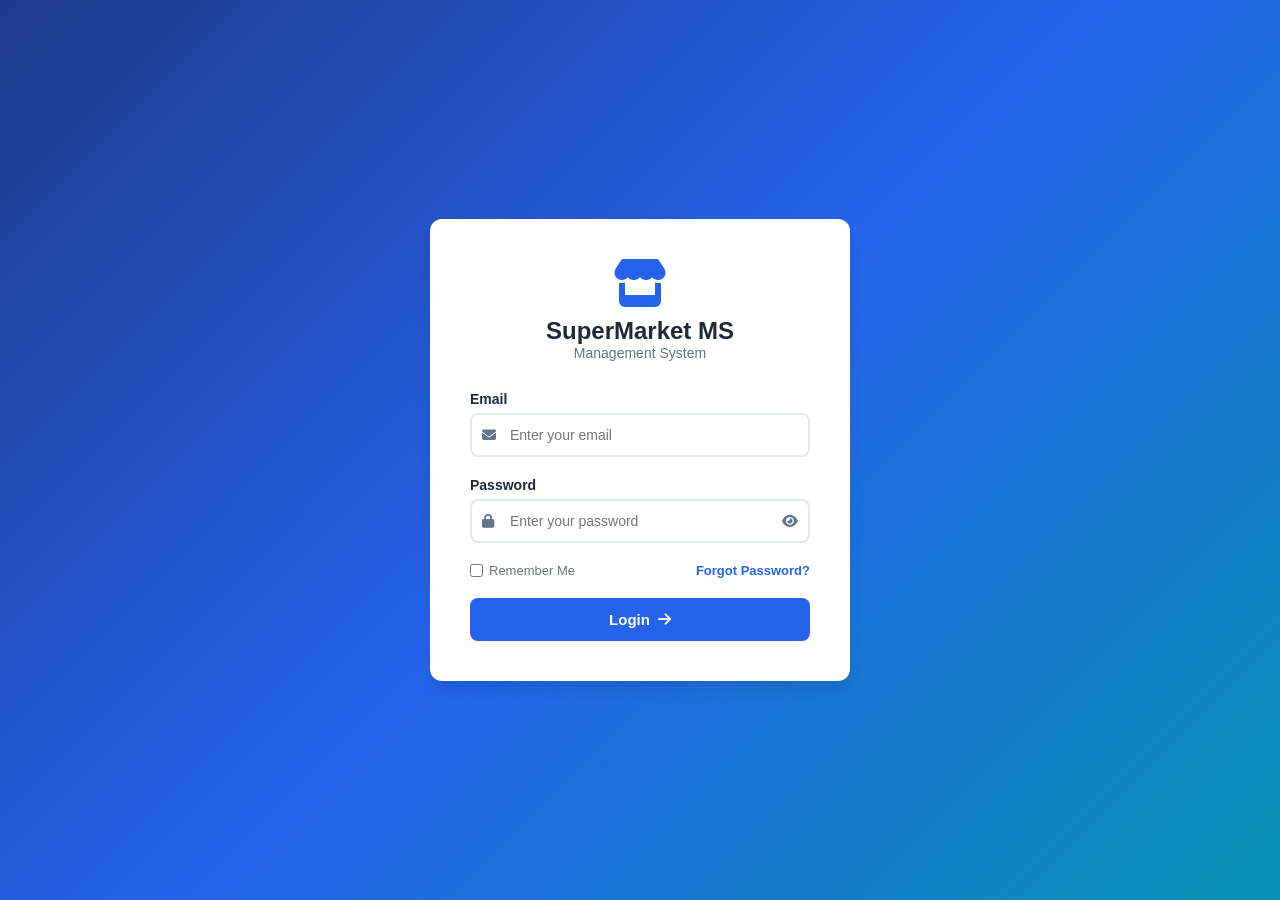
<file: Frontend/index.html>
<!DOCTYPE html>
<html lang="en">
<head>
    <meta charset="UTF-8">
    <meta name="viewport" content="width=device-width, initial-scale=1.0">
    <title>SuperMarket MS - Login</title>
    <link rel="stylesheet" href="assets/css/style.css">
    <!-- Font Awesome for icons -->
    <link rel="stylesheet" href="https://cdnjs.cloudflare.com/ajax/libs/font-awesome/6.5.0/css/all.min.css">
</head>
<body class="login-body">

    <div class="login-container">
        <div class="login-logo">
            <i class="fas fa-store"></i>
            <h1>SuperMarket MS</h1>
            <p>Management System</p>
        </div>

        <form class="login-form" id="loginForm">
            <div class="form-group">
                <label for="email">Email</label>
                <div class="input-icon">
                    <i class="fas fa-envelope"></i>
                    <input type="email" id="email" placeholder="Enter your email" required>
                </div>
            </div>

            <div class="form-group">
                <label for="password">Password</label>
                <div class="input-icon">
                    <i class="fas fa-lock"></i>
                    <input type="password" id="password" placeholder="Enter your password" required>
                    <i class="fas fa-eye toggle-pass" id="togglePass"></i>
                </div>
            </div>

            <div class="form-options">
                <label class="remember-me">
                    <input type="checkbox" id="rememberMe"> Remember Me
                </label>
                <a href="#" class="forgot-pass">Forgot Password?</a>
            </div>

            <button type="submit" class="btn-login">
                <span>Login</span>
                <i class="fas fa-arrow-right"></i>
            </button>

            <div class="login-error" id="loginError" style="display:none;">
                <i class="fas fa-exclamation-circle"></i>
                <span id="errorMsg">Invalid credentials</span>
            </div>
        </form>
    </div>

    <script src="assets/js/auth.js"></script>
</body>
</html>
</file>
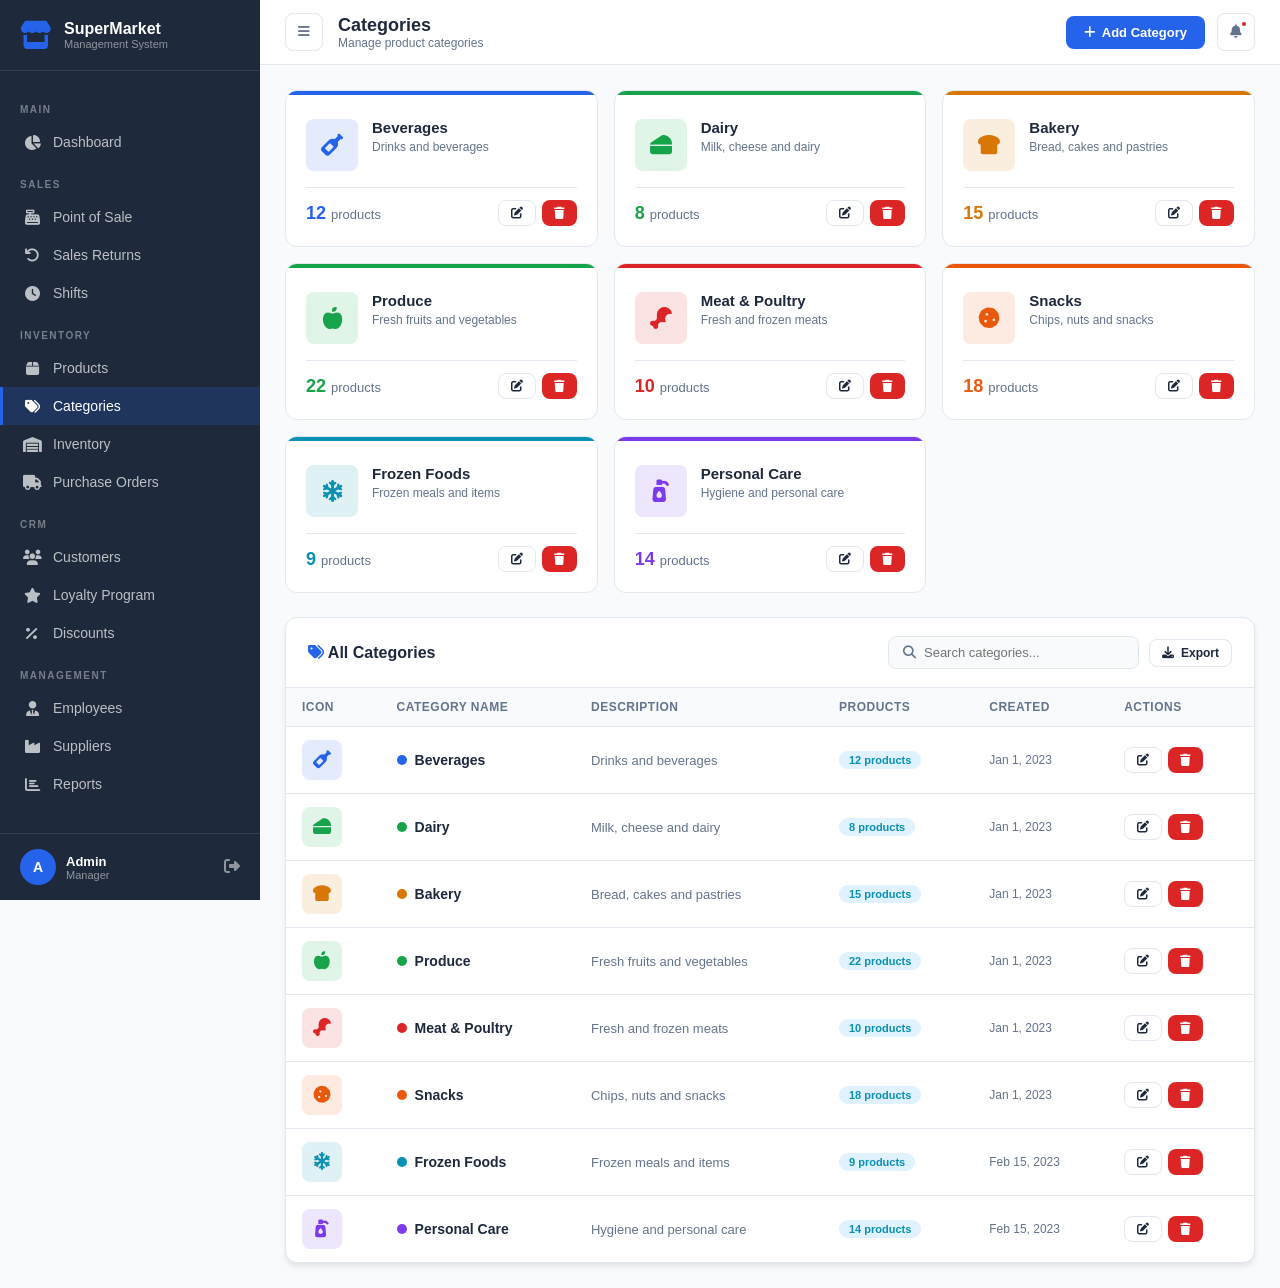
<file: Frontend/pages/categories.html>
<!DOCTYPE html>
<html lang="en">
<head>
    <meta charset="UTF-8">
    <meta name="viewport" content="width=device-width, initial-scale=1.0">
    <title>Categories - SuperMarket MS</title>
    <link rel="stylesheet" href="../assets/css/style.css">
    <link rel="stylesheet" href="https://cdnjs.cloudflare.com/ajax/libs/font-awesome/6.5.0/css/all.min.css">
</head>
<body>
<div class="app-layout">
    <aside class="sidebar" id="sidebar">
        <div class="sidebar-header">
            <i class="fas fa-store"></i>
            <div><h2>SuperMarket</h2><span>Management System</span></div>
        </div>
        <nav class="sidebar-nav">
            <div class="nav-section-title">Main</div>
            <a href="dashboard.html" class="nav-item"><i class="fas fa-chart-pie"></i> Dashboard</a>
            <div class="nav-section-title">Sales</div>
            <a href="sales.html" class="nav-item"><i class="fas fa-cash-register"></i> Point of Sale</a>
            <a href="sales-return.html" class="nav-item"><i class="fas fa-undo"></i> Sales Returns</a>
            <a href="shifts.html" class="nav-item"><i class="fas fa-clock"></i> Shifts</a>
            <div class="nav-section-title">Inventory</div>
            <a href="products.html" class="nav-item"><i class="fas fa-box"></i> Products</a>
            <a href="categories.html" class="nav-item active"><i class="fas fa-tags"></i> Categories</a>
            <a href="inventory.html" class="nav-item"><i class="fas fa-warehouse"></i> Inventory</a>
            <a href="purchase-orders.html" class="nav-item"><i class="fas fa-truck"></i> Purchase Orders</a>
            <div class="nav-section-title">CRM</div>
            <a href="customers.html" class="nav-item"><i class="fas fa-users"></i> Customers</a>
            <a href="loyalty.html" class="nav-item"><i class="fas fa-star"></i> Loyalty Program</a>
            <a href="discounts.html" class="nav-item"><i class="fas fa-percent"></i> Discounts</a>
            <div class="nav-section-title">Management</div>
            <a href="employees.html" class="nav-item"><i class="fas fa-user-tie"></i> Employees</a>
            <a href="suppliers.html" class="nav-item"><i class="fas fa-industry"></i> Suppliers</a>
            <a href="reports.html" class="nav-item"><i class="fas fa-chart-bar"></i> Reports</a>
        </nav>
        <div class="sidebar-footer">
            <div class="user-info">
                <div class="user-avatar" id="userAvatar">A</div>
                <div>
                    <div class="user-name" id="userName">Admin</div>
                    <div class="user-role" id="userRole">Manager</div>
                </div>
                <button class="btn-logout" onclick="logout()"><i class="fas fa-sign-out-alt"></i></button>
            </div>
        </div>
    </aside>

    <div class="main-content">
        <header class="top-header">
            <button class="icon-btn" id="sidebarToggle"><i class="fas fa-bars"></i></button>
            <div class="header-title">
                <h2>Categories</h2>
                <p>Manage product categories</p>
            </div>
            <div class="header-actions">
                <button class="btn btn-primary" onclick="openAddModal()">
                    <i class="fas fa-plus"></i> Add Category
                </button>
                <button class="icon-btn"><i class="fas fa-bell"></i><span class="notif-dot"></span></button>
            </div>
        </header>

        <div class="page-content">

            <!-- CATEGORY CARDS GRID -->
            <div id="categoriesGrid" style="display:grid;
                grid-template-columns:repeat(auto-fill,minmax(240px,1fr));
                gap:16px;margin-bottom:24px;">
            </div>

            <!-- TABLE VIEW -->
            <div class="card">
                <div class="card-header">
                    <h3><i class="fas fa-tags" style="color:var(--primary)"></i> All Categories</h3>
                    <div class="card-actions">
                        <div class="header-search">
                            <i class="fas fa-search"></i>
                            <input type="text" id="searchInput"
                                placeholder="Search categories..." oninput="filterCategories()">
                        </div>
                        <button class="btn btn-outline btn-sm" onclick="exportCSV()">
                            <i class="fas fa-download"></i> Export
                        </button>
                    </div>
                </div>
                <div class="table-wrapper">
                    <table>
                        <thead>
                            <tr>
                                <th>Icon</th>
                                <th>Category Name</th>
                                <th>Description</th>
                                <th>Products</th>
                                <th>Created</th>
                                <th>Actions</th>
                            </tr>
                        </thead>
                        <tbody id="categoriesTable">
                            <tr><td colspan="6" style="text-align:center;padding:40px;">
                                <i class="fas fa-spinner fa-spin fa-2x"></i>
                            </td></tr>
                        </tbody>
                    </table>
                </div>
            </div>
        </div>
    </div>
</div>

<!-- ADD / EDIT MODAL -->
<div class="modal-overlay" id="categoryModal">
    <div class="modal" style="max-width:480px;">
        <div class="modal-header">
            <h3 id="modalTitle"><i class="fas fa-plus"></i> Add Category</h3>
            <button class="modal-close" onclick="closeModal('categoryModal')">
                <i class="fas fa-times"></i>
            </button>
        </div>
        <div class="modal-body">
            <input type="hidden" id="categoryId">
            <div class="form-group">
                <label>Category Name *</label>
                <input type="text" class="form-control" id="catName"
                    placeholder="e.g. Beverages" required>
            </div>
            <div class="form-group">
                <label>Description</label>
                <textarea class="form-control" id="catDesc" rows="3"
                    placeholder="Short description..."></textarea>
            </div>
            <div class="form-group">
                <label>Icon (Font Awesome class)</label>
                <div style="display:flex;gap:10px;align-items:center;">
                    <input type="text" class="form-control" id="catIcon"
                        placeholder="e.g. fa-wine-bottle" oninput="previewIcon()">
                    <div id="iconPreview" style="width:44px;height:44px;
                        background:var(--primary-light);border-radius:var(--radius);
                        display:flex;align-items:center;justify-content:center;
                        color:var(--primary);font-size:20px;flex-shrink:0;">
                        <i class="fas fa-tag"></i>
                    </div>
                </div>
            </div>
            <div class="form-group">
                <label>Color</label>
                <div style="display:flex;gap:8px;flex-wrap:wrap;" id="colorPicker">
                </div>
            </div>
        </div>
        <div class="modal-footer">
            <button class="btn btn-outline" onclick="closeModal('categoryModal')">Cancel</button>
            <button class="btn btn-primary" onclick="saveCategory()">
                <i class="fas fa-save"></i> Save Category
            </button>
        </div>
    </div>
</div>

<!-- DELETE MODAL -->
<div class="modal-overlay" id="deleteModal">
    <div class="modal" style="max-width:420px;">
        <div class="modal-header">
            <h3><i class="fas fa-trash" style="color:var(--danger)"></i> Delete Category</h3>
            <button class="modal-close" onclick="closeModal('deleteModal')">
                <i class="fas fa-times"></i>
            </button>
        </div>
        <div class="modal-body" style="text-align:center;padding:30px;">
            <i class="fas fa-exclamation-triangle"
                style="font-size:48px;color:var(--warning);margin-bottom:15px;display:block;"></i>
            <h4>Are you sure?</h4>
            <p style="color:var(--secondary);margin-top:8px;">
                Delete category <strong id="deleteCatName"></strong>?
                Products in this category will be uncategorized.
            </p>
        </div>
        <div class="modal-footer">
            <button class="btn btn-outline" onclick="closeModal('deleteModal')">Cancel</button>
            <button class="btn btn-danger" onclick="confirmDelete()">
                <i class="fas fa-trash"></i> Delete
            </button>
        </div>
    </div>
</div>

<div class="toast-container" id="toastContainer"></div>
<script src="../assets/js/api.js"></script>
<script src="../assets/js/categories.js"></script>
</body>
</html>
</file>
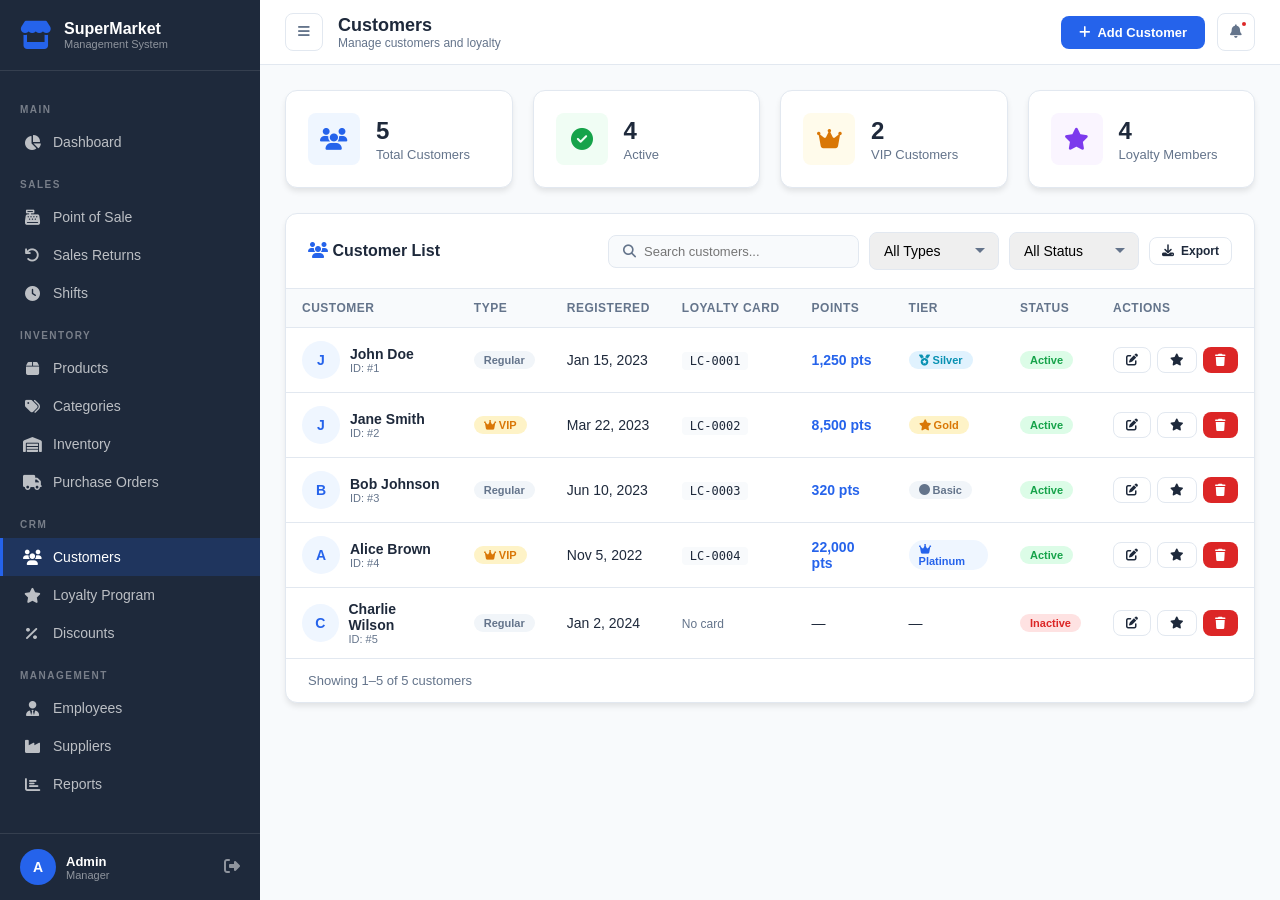
<file: Frontend/pages/customers.html>
<!DOCTYPE html>
<html lang="en">
<head>
    <meta charset="UTF-8">
    <meta name="viewport" content="width=device-width, initial-scale=1.0">
    <title>Customers - SuperMarket MS</title>
    <link rel="stylesheet" href="../assets/css/style.css">
    <link rel="stylesheet" href="https://cdnjs.cloudflare.com/ajax/libs/font-awesome/6.5.0/css/all.min.css">
</head>
<body>
<div class="app-layout">
    <aside class="sidebar" id="sidebar">
        <div class="sidebar-header">
            <i class="fas fa-store"></i>
            <div><h2>SuperMarket</h2><span>Management System</span></div>
        </div>
        <nav class="sidebar-nav">
            <div class="nav-section-title">Main</div>
            <a href="dashboard.html" class="nav-item"><i class="fas fa-chart-pie"></i> Dashboard</a>
            <div class="nav-section-title">Sales</div>
            <a href="sales.html" class="nav-item"><i class="fas fa-cash-register"></i> Point of Sale</a>
            <a href="sales-return.html" class="nav-item"><i class="fas fa-undo"></i> Sales Returns</a>
            <a href="shifts.html" class="nav-item"><i class="fas fa-clock"></i> Shifts</a>
            <div class="nav-section-title">Inventory</div>
            <a href="products.html" class="nav-item"><i class="fas fa-box"></i> Products</a>
            <a href="categories.html" class="nav-item"><i class="fas fa-tags"></i> Categories</a>
            <a href="inventory.html" class="nav-item"><i class="fas fa-warehouse"></i> Inventory</a>
            <a href="purchase-orders.html" class="nav-item"><i class="fas fa-truck"></i> Purchase Orders</a>
            <div class="nav-section-title">CRM</div>
            <a href="customers.html" class="nav-item active"><i class="fas fa-users"></i> Customers</a>
            <a href="loyalty.html" class="nav-item"><i class="fas fa-star"></i> Loyalty Program</a>
            <a href="discounts.html" class="nav-item"><i class="fas fa-percent"></i> Discounts</a>
            <div class="nav-section-title">Management</div>
            <a href="employees.html" class="nav-item"><i class="fas fa-user-tie"></i> Employees</a>
            <a href="suppliers.html" class="nav-item"><i class="fas fa-industry"></i> Suppliers</a>
            <a href="reports.html" class="nav-item"><i class="fas fa-chart-bar"></i> Reports</a>
        </nav>
        <div class="sidebar-footer">
            <div class="user-info">
                <div class="user-avatar" id="userAvatar">A</div>
                <div>
                    <div class="user-name" id="userName">Admin</div>
                    <div class="user-role" id="userRole">Manager</div>
                </div>
                <button class="btn-logout" onclick="logout()"><i class="fas fa-sign-out-alt"></i></button>
            </div>
        </div>
    </aside>

    <div class="main-content">
        <header class="top-header">
            <button class="icon-btn" id="sidebarToggle"><i class="fas fa-bars"></i></button>
            <div class="header-title">
                <h2>Customers</h2>
                <p>Manage customers and loyalty</p>
            </div>
            <div class="header-actions">
                <button class="btn btn-primary" onclick="openAddModal()">
                    <i class="fas fa-plus"></i> Add Customer
                </button>
                <button class="icon-btn"><i class="fas fa-bell"></i><span class="notif-dot"></span></button>
            </div>
        </header>

        <div class="page-content">
            <div class="stats-grid" style="grid-template-columns:repeat(4,1fr);">
                <div class="stat-card">
                    <div class="stat-icon blue"><i class="fas fa-users"></i></div>
                    <div class="stat-info"><h3 id="statTotal">0</h3><p>Total Customers</p></div>
                </div>
                <div class="stat-card">
                    <div class="stat-icon green"><i class="fas fa-check-circle"></i></div>
                    <div class="stat-info"><h3 id="statActive">0</h3><p>Active</p></div>
                </div>
                <div class="stat-card">
                    <div class="stat-icon orange"><i class="fas fa-crown"></i></div>
                    <div class="stat-info"><h3 id="statVIP">0</h3><p>VIP Customers</p></div>
                </div>
                <div class="stat-card">
                    <div class="stat-icon purple"><i class="fas fa-star"></i></div>
                    <div class="stat-info"><h3 id="statLoyalty">0</h3><p>Loyalty Members</p></div>
                </div>
            </div>

            <div class="card">
                <div class="card-header">
                    <h3><i class="fas fa-users" style="color:var(--primary)"></i> Customer List</h3>
                    <div class="card-actions">
                        <div class="header-search">
                            <i class="fas fa-search"></i>
                            <input type="text" id="searchInput" placeholder="Search customers..." oninput="filterCustomers()">
                        </div>
                        <select class="form-control form-select" id="typeFilter" onchange="filterCustomers()" style="width:130px;">
                            <option value="">All Types</option>
                            <option value="Regular">Regular</option>
                            <option value="VIP">VIP</option>
                        </select>
                        <select class="form-control form-select" id="statusFilter" onchange="filterCustomers()" style="width:130px;">
                            <option value="">All Status</option>
                            <option value="1">Active</option>
                            <option value="0">Inactive</option>
                        </select>
                        <button class="btn btn-outline btn-sm" onclick="exportCSV()">
                            <i class="fas fa-download"></i> Export
                        </button>
                    </div>
                </div>
                <div class="table-wrapper">
                    <table>
                        <thead>
                            <tr>
                                <th>Customer</th>
                                <th>Type</th>
                                <th>Registered</th>
                                <th>Loyalty Card</th>
                                <th>Points</th>
                                <th>Tier</th>
                                <th>Status</th>
                                <th>Actions</th>
                            </tr>
                        </thead>
                        <tbody id="customersTable">
                            <tr><td colspan="8" style="text-align:center;padding:40px;">
                                <i class="fas fa-spinner fa-spin fa-2x"></i>
                            </td></tr>
                        </tbody>
                    </table>
                </div>
                <div class="pagination">
                    <div class="pagination-info" id="paginationInfo"></div>
                    <div class="pagination-controls" id="paginationControls"></div>
                </div>
            </div>
        </div>
    </div>
</div>

<!-- ADD/EDIT MODAL -->
<div class="modal-overlay" id="customerModal">
    <div class="modal" style="max-width:480px;">
        <div class="modal-header">
            <h3 id="modalTitle"><i class="fas fa-plus"></i> Add Customer</h3>
            <button class="modal-close" onclick="closeModal('customerModal')"><i class="fas fa-times"></i></button>
        </div>
        <div class="modal-body">
            <form id="customerForm">
                <input type="hidden" id="customerId">
                <div class="form-group">
                    <label>Full Name *</label>
                    <input type="text" class="form-control" id="cusName" placeholder="Enter customer name" required>
                </div>
                <div class="form-group">
                    <label>Customer Type</label>
                    <select class="form-control form-select" id="cusType">
                        <option value="Regular">Regular</option>
                        <option value="VIP">VIP</option>
                    </select>
                </div>
                <div class="form-group">
                    <label>Status</label>
                    <select class="form-control form-select" id="cusStatus">
                        <option value="1">Active</option>
                        <option value="0">Inactive</option>
                    </select>
                                </div>
            </form>
        </div>
        <div class="modal-footer">
            <button class="btn btn-outline" onclick="closeModal('customerModal')">Cancel</button>
            <button class="btn btn-primary" onclick="saveCustomer()">
                <i class="fas fa-save"></i> Save Customer
            </button>
        </div>
    </div>
</div>

<!-- DELETE MODAL -->
<div class="modal-overlay" id="deleteModal">
    <div class="modal" style="max-width:420px;">
        <div class="modal-header">
            <h3><i class="fas fa-trash" style="color:var(--danger)"></i> Delete Customer</h3>
            <button class="modal-close" onclick="closeModal('deleteModal')"><i class="fas fa-times"></i></button>
        </div>
        <div class="modal-body" style="text-align:center;padding:30px;">
            <i class="fas fa-exclamation-triangle" style="font-size:48px;color:var(--warning);margin-bottom:15px;display:block;"></i>
            <h4>Are you sure?</h4>
            <p style="color:var(--secondary);margin-top:8px;">
                This will permanently delete <strong id="deleteCustomerName"></strong>.
                This action cannot be undone.
            </p>
        </div>
        <div class="modal-footer">
            <button class="btn btn-outline" onclick="closeModal('deleteModal')">Cancel</button>
            <button class="btn btn-danger" onclick="confirmDelete()">
                <i class="fas fa-trash"></i> Delete
            </button>
        </div>
    </div>
</div>

<!-- TOAST -->
<div class="toast-container" id="toastContainer"></div>

<script src="../assets/js/api.js"></script>
<script src="../assets/js/customers.js"></script>
</body>
</html>
</file>
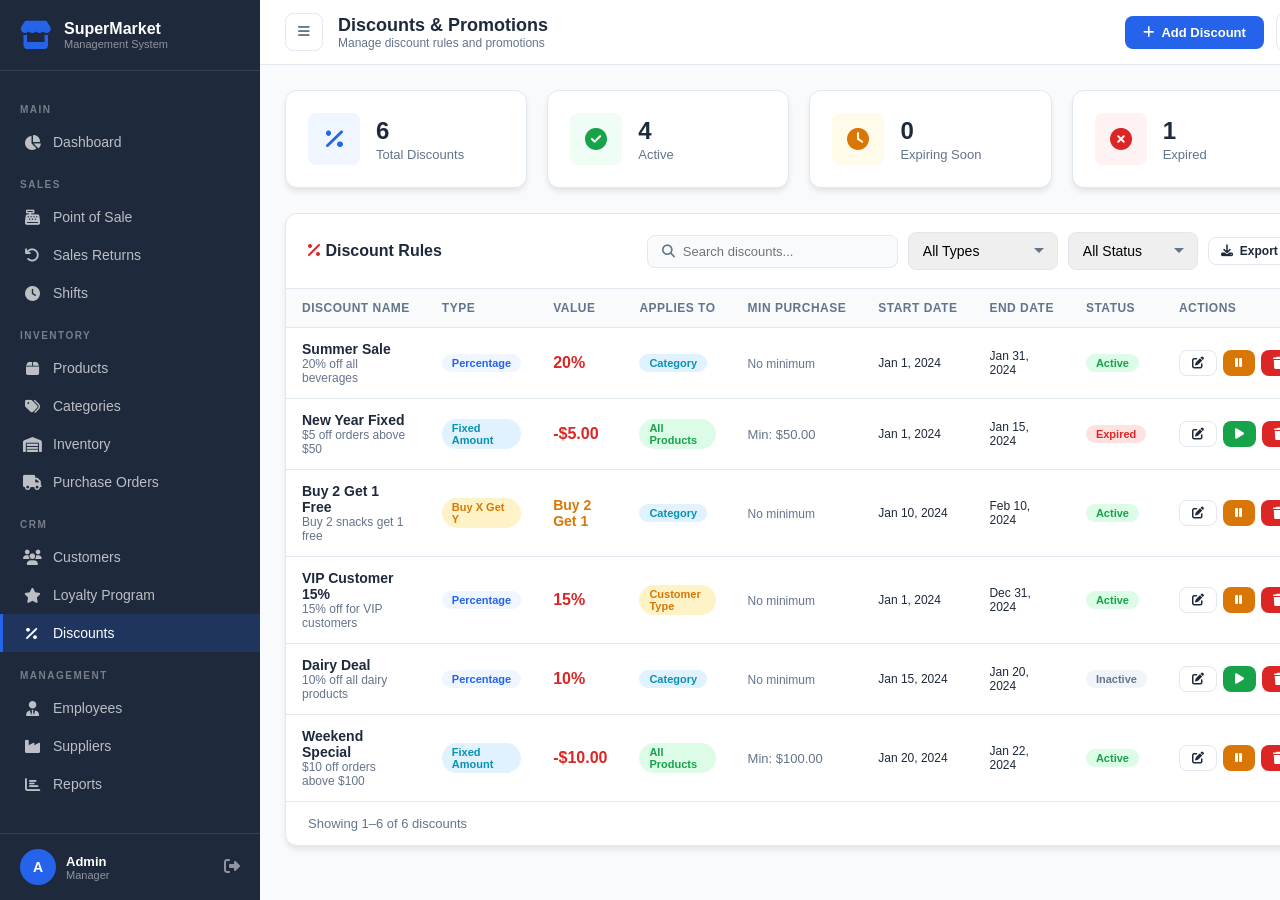
<file: Frontend/pages/discounts.html>
<!DOCTYPE html>
<html lang="en">
<head>
    <meta charset="UTF-8">
    <meta name="viewport" content="width=device-width, initial-scale=1.0">
    <title>Discounts - SuperMarket MS</title>
    <link rel="stylesheet" href="../assets/css/style.css">
    <link rel="stylesheet" href="https://cdnjs.cloudflare.com/ajax/libs/font-awesome/6.5.0/css/all.min.css">
</head>
<body>
<div class="app-layout">
    <aside class="sidebar" id="sidebar">
        <div class="sidebar-header">
            <i class="fas fa-store"></i>
            <div><h2>SuperMarket</h2><span>Management System</span></div>
        </div>
        <nav class="sidebar-nav">
            <div class="nav-section-title">Main</div>
            <a href="dashboard.html" class="nav-item"><i class="fas fa-chart-pie"></i> Dashboard</a>
            <div class="nav-section-title">Sales</div>
            <a href="sales.html" class="nav-item"><i class="fas fa-cash-register"></i> Point of Sale</a>
            <a href="sales-return.html" class="nav-item"><i class="fas fa-undo"></i> Sales Returns</a>
            <a href="shifts.html" class="nav-item"><i class="fas fa-clock"></i> Shifts</a>
            <div class="nav-section-title">Inventory</div>
            <a href="products.html" class="nav-item"><i class="fas fa-box"></i> Products</a>
            <a href="categories.html" class="nav-item"><i class="fas fa-tags"></i> Categories</a>
            <a href="inventory.html" class="nav-item"><i class="fas fa-warehouse"></i> Inventory</a>
            <a href="purchase-orders.html" class="nav-item"><i class="fas fa-truck"></i> Purchase Orders</a>
            <div class="nav-section-title">CRM</div>
            <a href="customers.html" class="nav-item"><i class="fas fa-users"></i> Customers</a>
            <a href="loyalty.html" class="nav-item"><i class="fas fa-star"></i> Loyalty Program</a>
            <a href="discounts.html" class="nav-item active"><i class="fas fa-percent"></i> Discounts</a>
            <div class="nav-section-title">Management</div>
            <a href="employees.html" class="nav-item"><i class="fas fa-user-tie"></i> Employees</a>
            <a href="suppliers.html" class="nav-item"><i class="fas fa-industry"></i> Suppliers</a>
            <a href="reports.html" class="nav-item"><i class="fas fa-chart-bar"></i> Reports</a>
        </nav>
        <div class="sidebar-footer">
            <div class="user-info">
                <div class="user-avatar" id="userAvatar">A</div>
                <div>
                    <div class="user-name" id="userName">Admin</div>
                    <div class="user-role" id="userRole">Manager</div>
                </div>
                <button class="btn-logout" onclick="logout()">
                    <i class="fas fa-sign-out-alt"></i>
                </button>
            </div>
        </div>
    </aside>

    <div class="main-content">
        <header class="top-header">
            <button class="icon-btn" id="sidebarToggle"><i class="fas fa-bars"></i></button>
            <div class="header-title">
                <h2>Discounts & Promotions</h2>
                <p>Manage discount rules and promotions</p>
            </div>
            <div class="header-actions">
                <button class="btn btn-primary" onclick="openAddModal()">
                    <i class="fas fa-plus"></i> Add Discount
                </button>
                <button class="icon-btn">
                    <i class="fas fa-bell"></i><span class="notif-dot"></span>
                </button>
            </div>
        </header>

        <div class="page-content">

            <!-- STATS -->
            <div class="stats-grid" style="grid-template-columns:repeat(4,1fr);">
                <div class="stat-card">
                    <div class="stat-icon blue"><i class="fas fa-percent"></i></div>
                    <div class="stat-info"><h3 id="statTotal">0</h3><p>Total Discounts</p></div>
                </div>
                <div class="stat-card">
                    <div class="stat-icon green"><i class="fas fa-check-circle"></i></div>
                    <div class="stat-info"><h3 id="statActive">0</h3><p>Active</p></div>
                </div>
                <div class="stat-card">
                    <div class="stat-icon orange"><i class="fas fa-clock"></i></div>
                    <div class="stat-info"><h3 id="statExpiring">0</h3><p>Expiring Soon</p></div>
                </div>
                <div class="stat-card">
                    <div class="stat-icon red"><i class="fas fa-times-circle"></i></div>
                    <div class="stat-info"><h3 id="statExpired">0</h3><p>Expired</p></div>
                </div>
            </div>

            <!-- DISCOUNTS TABLE -->
            <div class="card">
                <div class="card-header">
                    <h3>
                        <i class="fas fa-percent" style="color:var(--danger)"></i>
                        Discount Rules
                    </h3>
                    <div class="card-actions">
                        <div class="header-search">
                            <i class="fas fa-search"></i>
                            <input type="text" id="searchInput"
                                placeholder="Search discounts..." oninput="filterDiscounts()">
                        </div>
                        <select class="form-control form-select" id="typeFilter"
                            onchange="filterDiscounts()" style="width:150px;">
                            <option value="">All Types</option>
                            <option value="percentage">Percentage</option>
                            <option value="fixed">Fixed Amount</option>
                            <option value="buy_x_get_y">Buy X Get Y</option>
                        </select>
                        <select class="form-control form-select" id="statusFilter"
                            onchange="filterDiscounts()" style="width:130px;">
                            <option value="">All Status</option>
                            <option value="active">Active</option>
                            <option value="inactive">Inactive</option>
                            <option value="expired">Expired</option>
                        </select>
                        <button class="btn btn-outline btn-sm" onclick="exportCSV()">
                            <i class="fas fa-download"></i> Export
                        </button>
                    </div>
                </div>
                <div class="table-wrapper">
                    <table>
                        <thead>
                            <tr>
                                <th>Discount Name</th>
                                <th>Type</th>
                                <th>Value</th>
                                <th>Applies To</th>
                                <th>Min Purchase</th>
                                <th>Start Date</th>
                                <th>End Date</th>
                                <th>Status</th>
                                <th>Actions</th>
                            </tr>
                        </thead>
                        <tbody id="discountsTable">
                            <tr>
                                <td colspan="9" style="text-align:center;padding:40px;">
                                    <i class="fas fa-spinner fa-spin fa-2x"></i>
                                </td>
                            </tr>
                        </tbody>
                    </table>
                </div>
                <div class="pagination">
                    <div class="pagination-info" id="paginationInfo"></div>
                    <div class="pagination-controls" id="paginationControls"></div>
                </div>
            </div>
        </div>
    </div>
</div>

<!-- ADD / EDIT MODAL -->
<div class="modal-overlay" id="discountModal">
    <div class="modal" style="max-width:580px;">
        <div class="modal-header">
            <h3 id="modalTitle">
                <i class="fas fa-plus"></i> Add Discount
            </h3>
            <button class="modal-close" onclick="closeModal('discountModal')">
                <i class="fas fa-times"></i>
            </button>
        </div>
        <div class="modal-body">
            <input type="hidden" id="discountId">
            <div class="form-grid">
                <div class="form-group full-width">
                    <label>Discount Name *</label>
                    <input type="text" class="form-control" id="discName"
                        placeholder="e.g. Summer Sale 20%" required>
                </div>
                <div class="form-group full-width">
                    <label>Description</label>
                    <textarea class="form-control" id="discDesc" rows="2"
                        placeholder="Short description..."></textarea>
                </div>
                <div class="form-group">
                    <label>Discount Type *</label>
                    <select class="form-control form-select" id="discType"
                        onchange="toggleDiscountFields()">
                        <option value="percentage">Percentage (%)</option>
                        <option value="fixed">Fixed Amount ($)</option>
                        <option value="buy_x_get_y">Buy X Get Y</option>
                    </select>
                </div>
                <div class="form-group" id="discValueGroup">
                    <label id="discValueLabel">Discount Value (%) *</label>
                    <input type="number" class="form-control" id="discValue"
                        placeholder="0" min="0" step="0.01">
                </div>
                <div class="form-group" id="buyXGroup" style="display:none;">
                    <label>Buy Quantity (X)</label>
                    <input type="number" class="form-control" id="buyX"
                        placeholder="e.g. 2" min="1">
                </div>
                <div class="form-group" id="getYGroup" style="display:none;">
                    <label>Get Quantity (Y)</label>
                    <input type="number" class="form-control" id="getY"
                        placeholder="e.g. 1" min="1">
                </div>
                <div class="form-group">
                    <label>Applies To</label>
                    <select class="form-control form-select" id="discAppliesTo">
                        <option value="all">All Products</option>
                        <option value="category">Specific Category</option>
                        <option value="product">Specific Product</option>
                        <option value="customer_type">Customer Type</option>
                    </select>
                </div>
                <div class="form-group">
                    <label>Min Purchase ($)</label>
                    <input type="number" class="form-control" id="discMinPurchase"
                        placeholder="0.00" min="0" step="0.01" value="0">
                </div>
                <div class="form-group">
                    <label>Start Date *</label>
                    <input type="date" class="form-control" id="discStartDate" required>
                </div>
                <div class="form-group">
                    <label>End Date</label>
                    <input type="date" class="form-control" id="discEndDate">
                </div>
                <div class="form-group">
                    <label>Status</label>
                    <select class="form-control form-select" id="discStatus">
                        <option value="active">Active</option>
                        <option value="inactive">Inactive</option>
                    </select>
                </div>
            </div>
        </div>
        <div class="modal-footer">
            <button class="btn btn-outline" onclick="closeModal('discountModal')">Cancel</button>
            <button class="btn btn-primary" onclick="saveDiscount()">
                <i class="fas fa-save"></i> Save Discount
            </button>
        </div>
    </div>
</div>

<!-- DELETE MODAL -->
<div class="modal-overlay" id="deleteModal">
    <div class="modal" style="max-width:420px;">
        <div class="modal-header">
            <h3><i class="fas fa-trash" style="color:var(--danger)"></i> Delete Discount</h3>
            <button class="modal-close" onclick="closeModal('deleteModal')">
                <i class="fas fa-times"></i>
            </button>
        </div>
        <div class="modal-body" style="text-align:center;padding:30px;">
            <i class="fas fa-exclamation-triangle"
                style="font-size:48px;color:var(--warning);margin-bottom:15px;display:block;"></i>
            <h4>Are you sure?</h4>
            <p style="color:var(--secondary);margin-top:8px;">
                Delete discount <strong id="deleteDiscName"></strong>?
                This cannot be undone.
            </p>
        </div>
        <div class="modal-footer">
            <button class="btn btn-outline" onclick="closeModal('deleteModal')">Cancel</button>
            <button class="btn btn-danger" onclick="confirmDelete()">
                <i class="fas fa-trash"></i> Delete
            </button>
        </div>
    </div>
</div>

<div class="toast-container" id="toastContainer"></div>
<script src="../assets/js/api.js"></script>
<script src="../assets/js/discounts.js"></script>
</body>
</html>
</file>
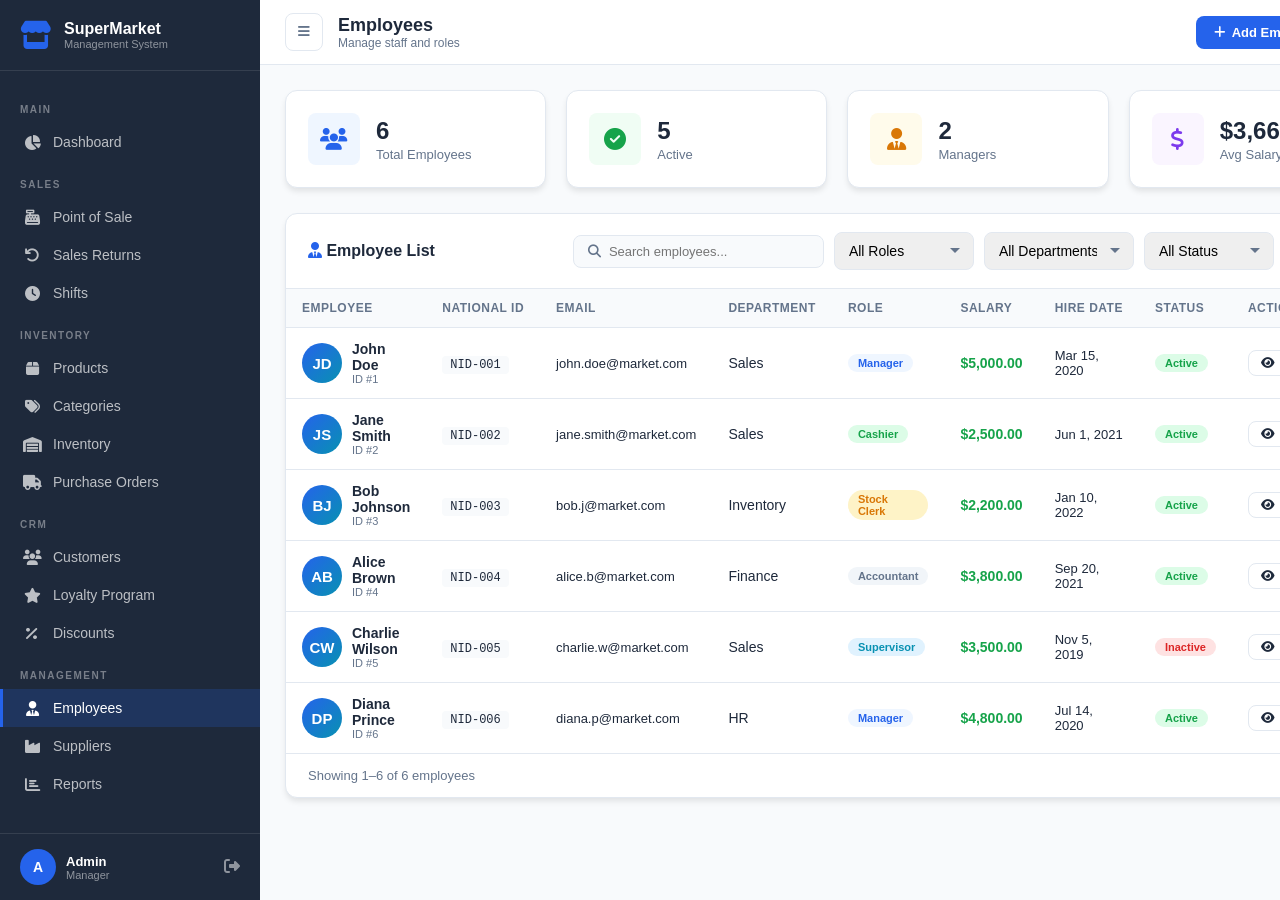
<file: Frontend/pages/employees.html>
<!DOCTYPE html>
<html lang="en">
<head>
    <meta charset="UTF-8">
    <meta name="viewport" content="width=device-width, initial-scale=1.0">
    <title>Employees - SuperMarket MS</title>
    <link rel="stylesheet" href="../assets/css/style.css">
    <link rel="stylesheet" href="https://cdnjs.cloudflare.com/ajax/libs/font-awesome/6.5.0/css/all.min.css">
</head>
<body>
<div class="app-layout">

    <!-- SIDEBAR -->
    <aside class="sidebar" id="sidebar">
        <div class="sidebar-header">
            <i class="fas fa-store"></i>
            <div><h2>SuperMarket</h2><span>Management System</span></div>
        </div>
        <nav class="sidebar-nav">
            <div class="nav-section-title">Main</div>
            <a href="dashboard.html" class="nav-item"><i class="fas fa-chart-pie"></i> Dashboard</a>
            <div class="nav-section-title">Sales</div>
            <a href="sales.html" class="nav-item"><i class="fas fa-cash-register"></i> Point of Sale</a>
            <a href="sales-return.html" class="nav-item"><i class="fas fa-undo"></i> Sales Returns</a>
            <a href="shifts.html" class="nav-item"><i class="fas fa-clock"></i> Shifts</a>
            <div class="nav-section-title">Inventory</div>
            <a href="products.html" class="nav-item"><i class="fas fa-box"></i> Products</a>
            <a href="categories.html" class="nav-item"><i class="fas fa-tags"></i> Categories</a>
            <a href="inventory.html" class="nav-item"><i class="fas fa-warehouse"></i> Inventory</a>
            <a href="purchase-orders.html" class="nav-item"><i class="fas fa-truck"></i> Purchase Orders</a>
            <div class="nav-section-title">CRM</div>
            <a href="customers.html" class="nav-item"><i class="fas fa-users"></i> Customers</a>
            <a href="loyalty.html" class="nav-item"><i class="fas fa-star"></i> Loyalty Program</a>
            <a href="discounts.html" class="nav-item"><i class="fas fa-percent"></i> Discounts</a>
            <div class="nav-section-title">Management</div>
            <a href="employees.html" class="nav-item active"><i class="fas fa-user-tie"></i> Employees</a>
            <a href="suppliers.html" class="nav-item"><i class="fas fa-industry"></i> Suppliers</a>
            <a href="reports.html" class="nav-item"><i class="fas fa-chart-bar"></i> Reports</a>
        </nav>
        <div class="sidebar-footer">
            <div class="user-info">
                <div class="user-avatar" id="userAvatar">A</div>
                <div>
                    <div class="user-name" id="userName">Admin</div>
                    <div class="user-role" id="userRole">Manager</div>
                </div>
                <button class="btn-logout" onclick="logout()"><i class="fas fa-sign-out-alt"></i></button>
            </div>
        </div>
    </aside>

    <!-- MAIN CONTENT -->
    <div class="main-content">
        <header class="top-header">
            <button class="icon-btn" id="sidebarToggle"><i class="fas fa-bars"></i></button>
            <div class="header-title">
                <h2>Employees</h2>
                <p>Manage staff and roles</p>
            </div>
            <div class="header-actions">
                <button class="btn btn-primary" onclick="openAddModal()">
                    <i class="fas fa-plus"></i> Add Employee
                </button>
                <button class="icon-btn"><i class="fas fa-bell"></i><span class="notif-dot"></span></button>
            </div>
        </header>

        <div class="page-content">

            <!-- STATS -->
            <div class="stats-grid" style="grid-template-columns:repeat(4,1fr);">
                <div class="stat-card">
                    <div class="stat-icon blue"><i class="fas fa-users"></i></div>
                    <div class="stat-info"><h3 id="statTotal">0</h3><p>Total Employees</p></div>
                </div>
                <div class="stat-card">
                    <div class="stat-icon green"><i class="fas fa-check-circle"></i></div>
                    <div class="stat-info"><h3 id="statActive">0</h3><p>Active</p></div>
                </div>
                <div class="stat-card">
                    <div class="stat-icon orange"><i class="fas fa-user-tie"></i></div>
                    <div class="stat-info"><h3 id="statManagers">0</h3><p>Managers</p></div>
                </div>
                <div class="stat-card">
                    <div class="stat-icon purple"><i class="fas fa-dollar-sign"></i></div>
                    <div class="stat-info"><h3 id="statAvgSalary">$0</h3><p>Avg Salary</p></div>
                </div>
            </div>

            <!-- EMPLOYEES TABLE -->
            <div class="card">
                <div class="card-header">
                    <h3><i class="fas fa-user-tie" style="color:var(--primary)"></i> Employee List</h3>
                    <div class="card-actions">
                        <div class="header-search">
                            <i class="fas fa-search"></i>
                            <input type="text" id="searchInput" placeholder="Search employees..." oninput="filterEmployees()">
                        </div>
                        <select class="form-control form-select" id="roleFilter" onchange="filterEmployees()" style="width:140px;">
                            <option value="">All Roles</option>
                        </select>
                        <select class="form-control form-select" id="deptFilter" onchange="filterEmployees()" style="width:150px;">
                            <option value="">All Departments</option>
                        </select>
                        <select class="form-control form-select" id="statusFilter" onchange="filterEmployees()" style="width:130px;">
                            <option value="">All Status</option>
                            <option value="1">Active</option>
                            <option value="0">Inactive</option>
                        </select>
                        <button class="btn btn-outline btn-sm" onclick="exportCSV()">
                            <i class="fas fa-download"></i> Export
                        </button>
                    </div>
                </div>

                <div class="table-wrapper">
                    <table>
                        <thead>
                            <tr>
                                <th>Employee</th>
                                <th>National ID</th>
                                <th>Email</th>
                                <th>Department</th>
                                <th>Role</th>
                                <th>Salary</th>
                                <th>Hire Date</th>
                                <th>Status</th>
                                <th>Actions</th>
                            </tr>
                        </thead>
                        <tbody id="employeesTable">
                            <tr>
                                <td colspan="9" style="text-align:center;padding:40px;">
                                    <i class="fas fa-spinner fa-spin fa-2x"></i>
                                </td>
                            </tr>
                        </tbody>
                    </table>
                </div>

                <div class="pagination">
                    <div class="pagination-info" id="paginationInfo"></div>
                    <div class="pagination-controls" id="paginationControls"></div>
                </div>
            </div>
        </div>
    </div>
</div>

<!-- ADD / EDIT EMPLOYEE MODAL -->
<div class="modal-overlay" id="employeeModal">
    <div class="modal" style="max-width:620px;">
        <div class="modal-header">
            <h3 id="modalTitle"><i class="fas fa-plus"></i> Add Employee</h3>
            <button class="modal-close" onclick="closeModal('employeeModal')">
                <i class="fas fa-times"></i>
            </button>
        </div>
        <div class="modal-body">
            <form id="employeeForm">
                <input type="hidden" id="employeeId">
                <div class="form-grid">
                    <div class="form-group">
                        <label>First Name *</label>
                        <input type="text" class="form-control" id="firstName" placeholder="First name" required>
                    </div>
                    <div class="form-group">
                        <label>Last Name *</label>
                        <input type="text" class="form-control" id="lastName" placeholder="Last name" required>
                    </div>
                    <div class="form-group">
                        <label>National ID</label>
                        <input type="text" class="form-control" id="nationalId" placeholder="National ID number">
                    </div>
                    <div class="form-group">
                        <label>Email *</label>
                        <input type="email" class="form-control" id="empEmail" placeholder="email@example.com" required>
                    </div>
                    <div class="form-group">
                        <label>Department</label>
                        <select class="form-control form-select" id="empDept">
                            <option value="">Select Department</option>
                        </select>
                    </div>
                    <div class="form-group">
                        <label>Role</label>
                        <select class="form-control form-select" id="empRole">
                            <option value="">Select Role</option>
                        </select>
                    </div>
                    <div class="form-group">
                        <label>Salary ($)</label>
                        <input type="number" class="form-control" id="empSalary"
                            placeholder="0.00" step="0.01" min="0">
                    </div>
                    <div class="form-group">
                        <label>Hire Date</label>
                        <input type="date" class="form-control" id="hireDate">
                    </div>
                    <div class="form-group">
                        <label>Status</label>
                        <select class="form-control form-select" id="empStatus">
                            <option value="1">Active</option>
                            <option value="0">Inactive</option>
                        </select>
                    </div>
                </div>
            </form>
        </div>
        <div class="modal-footer">
            <button class="btn btn-outline" onclick="closeModal('employeeModal')">Cancel</button>
            <button class="btn btn-primary" onclick="saveEmployee()">
                <i class="fas fa-save"></i> Save Employee
            </button>
        </div>
    </div>
</div>

<!-- VIEW EMPLOYEE MODAL -->
<div class="modal-overlay" id="viewEmployeeModal">
    <div class="modal" style="max-width:520px;">
        <div class="modal-header">
            <h3><i class="fas fa-user"></i> Employee Profile</h3>
            <button class="modal-close" onclick="closeModal('viewEmployeeModal')">
                <i class="fas fa-times"></i>
            </button>
        </div>
        <div class="modal-body" id="viewEmployeeBody"></div>
        <div class="modal-footer">
            <button class="btn btn-outline" onclick="closeModal('viewEmployeeModal')">Close</button>
        </div>
    </div>
</div>

<!-- DELETE MODAL -->
<div class="modal-overlay" id="deleteModal">
    <div class="modal" style="max-width:420px;">
        <div class="modal-header">
            <h3><i class="fas fa-trash" style="color:var(--danger)"></i> Delete Employee</h3>
            <button class="modal-close" onclick="closeModal('deleteModal')">
                <i class="fas fa-times"></i>
            </button>
        </div>
        <div class="modal-body" style="text-align:center;padding:30px;">
            <i class="fas fa-exclamation-triangle"
                style="font-size:48px;color:var(--warning);margin-bottom:15px;display:block;"></i>
            <h4>Are you sure?</h4>
            <p style="color:var(--secondary);margin-top:8px;">
                This will permanently delete
                <strong id="deleteEmployeeName"></strong>.
                This action cannot be undone.
            </p>
        </div>
        <div class="modal-footer">
            <button class="btn btn-outline" onclick="closeModal('deleteModal')">Cancel</button>
            <button class="btn btn-danger" onclick="confirmDelete()">
                <i class="fas fa-trash"></i> Delete
            </button>
        </div>
    </div>
</div>

<!-- TOAST -->
<div class="toast-container" id="toastContainer"></div>

<script src="../assets/js/api.js"></script>
<script src="../assets/js/employees.js"></script>
</body>
</html>
</file>
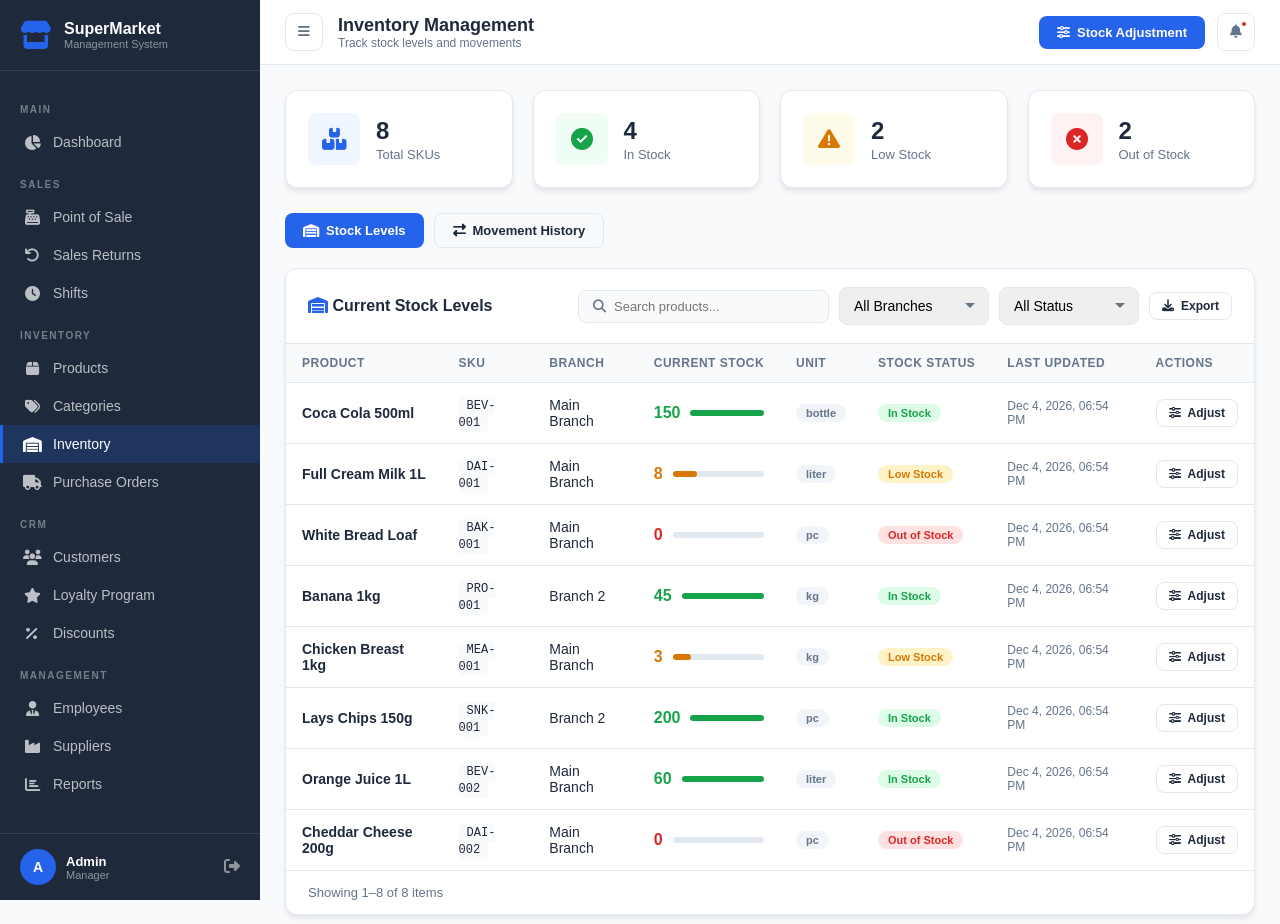
<file: Frontend/pages/inventory.html>
<!DOCTYPE html>
<html lang="en">
<head>
    <meta charset="UTF-8">
    <meta name="viewport" content="width=device-width, initial-scale=1.0">
    <title>Inventory - SuperMarket MS</title>
    <link rel="stylesheet" href="../assets/css/style.css">
    <link rel="stylesheet" href="https://cdnjs.cloudflare.com/ajax/libs/font-awesome/6.5.0/css/all.min.css">
</head>
<body>
<div class="app-layout">

    <!-- SIDEBAR -->
    <aside class="sidebar" id="sidebar">
        <div class="sidebar-header">
            <i class="fas fa-store"></i>
            <div><h2>SuperMarket</h2><span>Management System</span></div>
        </div>
        <nav class="sidebar-nav">
            <div class="nav-section-title">Main</div>
            <a href="dashboard.html" class="nav-item"><i class="fas fa-chart-pie"></i> Dashboard</a>
            <div class="nav-section-title">Sales</div>
            <a href="sales.html" class="nav-item"><i class="fas fa-cash-register"></i> Point of Sale</a>
            <a href="sales-return.html" class="nav-item"><i class="fas fa-undo"></i> Sales Returns</a>
            <a href="shifts.html" class="nav-item"><i class="fas fa-clock"></i> Shifts</a>
            <div class="nav-section-title">Inventory</div>
            <a href="products.html" class="nav-item"><i class="fas fa-box"></i> Products</a>
            <a href="categories.html" class="nav-item"><i class="fas fa-tags"></i> Categories</a>
            <a href="inventory.html" class="nav-item active"><i class="fas fa-warehouse"></i> Inventory</a>
            <a href="purchase-orders.html" class="nav-item"><i class="fas fa-truck"></i> Purchase Orders</a>
            <div class="nav-section-title">CRM</div>
            <a href="customers.html" class="nav-item"><i class="fas fa-users"></i> Customers</a>
            <a href="loyalty.html" class="nav-item"><i class="fas fa-star"></i> Loyalty Program</a>
            <a href="discounts.html" class="nav-item"><i class="fas fa-percent"></i> Discounts</a>
            <div class="nav-section-title">Management</div>
            <a href="employees.html" class="nav-item"><i class="fas fa-user-tie"></i> Employees</a>
            <a href="suppliers.html" class="nav-item"><i class="fas fa-industry"></i> Suppliers</a>
            <a href="reports.html" class="nav-item"><i class="fas fa-chart-bar"></i> Reports</a>
        </nav>
        <div class="sidebar-footer">
            <div class="user-info">
                <div class="user-avatar" id="userAvatar">A</div>
                <div>
                    <div class="user-name" id="userName">Admin</div>
                    <div class="user-role" id="userRole">Manager</div>
                </div>
                <button class="btn-logout" onclick="logout()"><i class="fas fa-sign-out-alt"></i></button>
            </div>
        </div>
    </aside>

    <!-- MAIN CONTENT -->
    <div class="main-content">
        <header class="top-header">
            <button class="icon-btn" id="sidebarToggle"><i class="fas fa-bars"></i></button>
            <div class="header-title">
                <h2>Inventory Management</h2>
                <p>Track stock levels and movements</p>
            </div>
            <div class="header-actions">
                <button class="btn btn-primary" onclick="openAdjustModal()">
                    <i class="fas fa-sliders-h"></i> Stock Adjustment
                </button>
                <button class="icon-btn"><i class="fas fa-bell"></i><span class="notif-dot"></span></button>
            </div>
        </header>

        <div class="page-content">

            <!-- STATS -->
            <div class="stats-grid" style="grid-template-columns:repeat(4,1fr);">
                <div class="stat-card">
                    <div class="stat-icon blue"><i class="fas fa-boxes"></i></div>
                    <div class="stat-info"><h3 id="statTotalItems">0</h3><p>Total SKUs</p></div>
                </div>
                <div class="stat-card">
                    <div class="stat-icon green"><i class="fas fa-check-circle"></i></div>
                    <div class="stat-info"><h3 id="statInStock">0</h3><p>In Stock</p></div>
                </div>
                <div class="stat-card">
                    <div class="stat-icon orange"><i class="fas fa-exclamation-triangle"></i></div>
                    <div class="stat-info"><h3 id="statLowStock">0</h3><p>Low Stock</p></div>
                </div>
                <div class="stat-card">
                    <div class="stat-icon red"><i class="fas fa-times-circle"></i></div>
                    <div class="stat-info"><h3 id="statOutOfStock">0</h3><p>Out of Stock</p></div>
                </div>
            </div>

            <!-- TABS -->
            <div style="display:flex;gap:10px;margin-bottom:20px;">
                <button class="btn btn-primary" id="tabStock" onclick="switchTab('stock')">
                    <i class="fas fa-warehouse"></i> Stock Levels
                </button>
                <button class="btn btn-outline" id="tabMovements" onclick="switchTab('movements')">
                    <i class="fas fa-exchange-alt"></i> Movement History
                </button>
            </div>

            <!-- STOCK LEVELS TABLE -->
            <div id="stockPanel">
                <div class="card">
                    <div class="card-header">
                        <h3><i class="fas fa-warehouse" style="color:var(--primary)"></i> Current Stock Levels</h3>
                        <div class="card-actions">
                            <div class="header-search">
                                <i class="fas fa-search"></i>
                                <input type="text" id="stockSearch" placeholder="Search products..." oninput="filterStock()">
                            </div>
                            <select class="form-control form-select" id="branchFilter" onchange="filterStock()" style="width:150px;">
                                <option value="">All Branches</option>
                                <option value="1">Main Branch</option>
                                <option value="2">Branch 2</option>
                            </select>
                            <select class="form-control form-select" id="stockStatusFilter" onchange="filterStock()" style="width:140px;">
                                <option value="">All Status</option>
                                <option value="low">Low Stock</option>
                                <option value="out">Out of Stock</option>
                                <option value="ok">In Stock</option>
                            </select>
                            <button class="btn btn-outline btn-sm" onclick="exportStockCSV()">
                                <i class="fas fa-download"></i> Export
                            </button>
                        </div>
                    </div>
                    <div class="table-wrapper">
                        <table>
                            <thead>
                                <tr>
                                    <th>Product</th>
                                    <th>SKU</th>
                                    <th>Branch</th>
                                    <th>Current Stock</th>
                                    <th>Unit</th>
                                    <th>Stock Status</th>
                                    <th>Last Updated</th>
                                    <th>Actions</th>
                                </tr>
                            </thead>
                            <tbody id="stockTable">
                                <tr><td colspan="8" style="text-align:center;padding:40px;">
                                    <i class="fas fa-spinner fa-spin fa-2x"></i>
                                </td></tr>
                            </tbody>
                        </table>
                    </div>
                    <div class="pagination">
                        <div class="pagination-info" id="stockPaginationInfo"></div>
                        <div class="pagination-controls" id="stockPaginationControls"></div>
                    </div>
                </div>
            </div>

            <!-- MOVEMENT HISTORY TABLE -->
            <div id="movementsPanel" style="display:none;">
                <div class="card">
                    <div class="card-header">
                        <h3><i class="fas fa-exchange-alt" style="color:var(--info)"></i> Inventory Movements</h3>
                        <div class="card-actions">
                            <div class="header-search">
                                <i class="fas fa-search"></i>
                                <input type="text" id="movSearch" placeholder="Search..." oninput="filterMovements()">
                            </div>
                            <select class="form-control form-select" id="movTypeFilter" onchange="filterMovements()" style="width:170px;">
                                <option value="">All Types</option>
                                <option value="purchase_receive">Purchase Receive</option>
                                <option value="sale">Sale</option>
                                <option value="sale_return">Sale Return</option>
                                <option value="adjustment_in">Adjustment In</option>
                                <option value="adjustment_out">Adjustment Out</option>
                                <option value="transfer_in">Transfer In</option>
                                <option value="transfer_out">Transfer Out</option>
                                <option value="write_off">Write Off</option>
                            </select>
                            <input type="date" class="form-control" id="movDateFrom" onchange="filterMovements()" style="width:145px;">
                            <input type="date" class="form-control" id="movDateTo" onchange="filterMovements()" style="width:145px;">
                        </div>
                    </div>
                    <div class="table-wrapper">
                        <table>
                            <thead>
                                <tr>
                                    <th>Date</th>
                                    <th>Product</th>
                                    <th>Branch</th>
                                    <th>Movement Type</th>
                                    <th>Qty Change</th>
                                    <th>Qty After</th>
                                    <th>Reference</th>
                                    <th>Employee</th>
                                </tr>
                            </thead>
                            <tbody id="movementsTable">
                                <tr><td colspan="8" style="text-align:center;padding:40px;">
                                    <i class="fas fa-spinner fa-spin fa-2x"></i>
                                </td></tr>
                            </tbody>
                        </table>
                    </div>
                    <div class="pagination">
                        <div class="pagination-info" id="movPaginationInfo"></div>
                        <div class="pagination-controls" id="movPaginationControls"></div>
                    </div>
                </div>
            </div>

        </div>
    </div>
</div>

<!-- STOCK ADJUSTMENT MODAL -->
<div class="modal-overlay" id="adjustModal">
    <div class="modal" style="max-width:500px;">
        <div class="modal-header">
            <h3><i class="fas fa-sliders-h"></i> Stock Adjustment</h3>
            <button class="modal-close" onclick="closeModal('adjustModal')"><i class="fas fa-times"></i></button>
        </div>
        <div class="modal-body">
            <div class="form-grid">
                <div class="form-group full-width">
                    <label>Product *</label>
                    <select class="form-control form-select" id="adjProduct" required>
                        <option value="">Select Product</option>
                    </select>
                </div>
                <div class="form-group">
                    <label>Branch *</label>
                    <select class="form-control form-select" id="adjBranch" required>
                        <option value="1">Main Branch</option>
                        <option value="2">Branch 2</option>
                    </select>
                </div>
                <div class="form-group">
                    <label>Adjustment Type *</label>
                    <select class="form-control form-select" id="adjType" required>
                        <option value="adjustment_in">Adjustment In (+)</option>
                        <option value="adjustment_out">Adjustment Out (-)</option>
                        <option value="write_off">Write Off (-)</option>
                        <option value="opening stock">Opening Stock</option>
                    </select>
                </div>
                <div class="form-group">
                    <label>Quantity *</label>
                    <input type="number" class="form-control" id="adjQty" min="0.001" step="0.001" placeholder="0.000" required>
                </div>
                <div class="form-group full-width">
                    <label>Reason / Notes</label>
                    <textarea class="form-control" id="adjReason" rows="3" placeholder="Reason for adjustment..."></textarea>
                </div>
                <div class="form-group full-width">
                    <div style="background:var(--light);border-radius:var(--radius);padding:12px;font-size:13px;">
                        <strong>Current Stock:</strong>
                        <span id="currentStockDisplay" style="color:var(--primary);font-weight:700;margin-left:8px;">Select a product</span>
                    </div>
                </div>
            </div>
        </div>
        <div class="modal-footer">
            <button class="btn btn-outline" onclick="closeModal('adjustModal')">Cancel</button>
            <button class="btn btn-primary" onclick="saveAdjustment()">
                <i class="fas fa-save"></i> Save Adjustment
            </button>
        </div>
    </div>
</div>

<!-- TOAST -->
<div class="toast-container" id="toastContainer"></div>

<script src="../assets/js/api.js"></script>
<script src="../assets/js/inventory.js"></script>
</body>
</html>
</file>
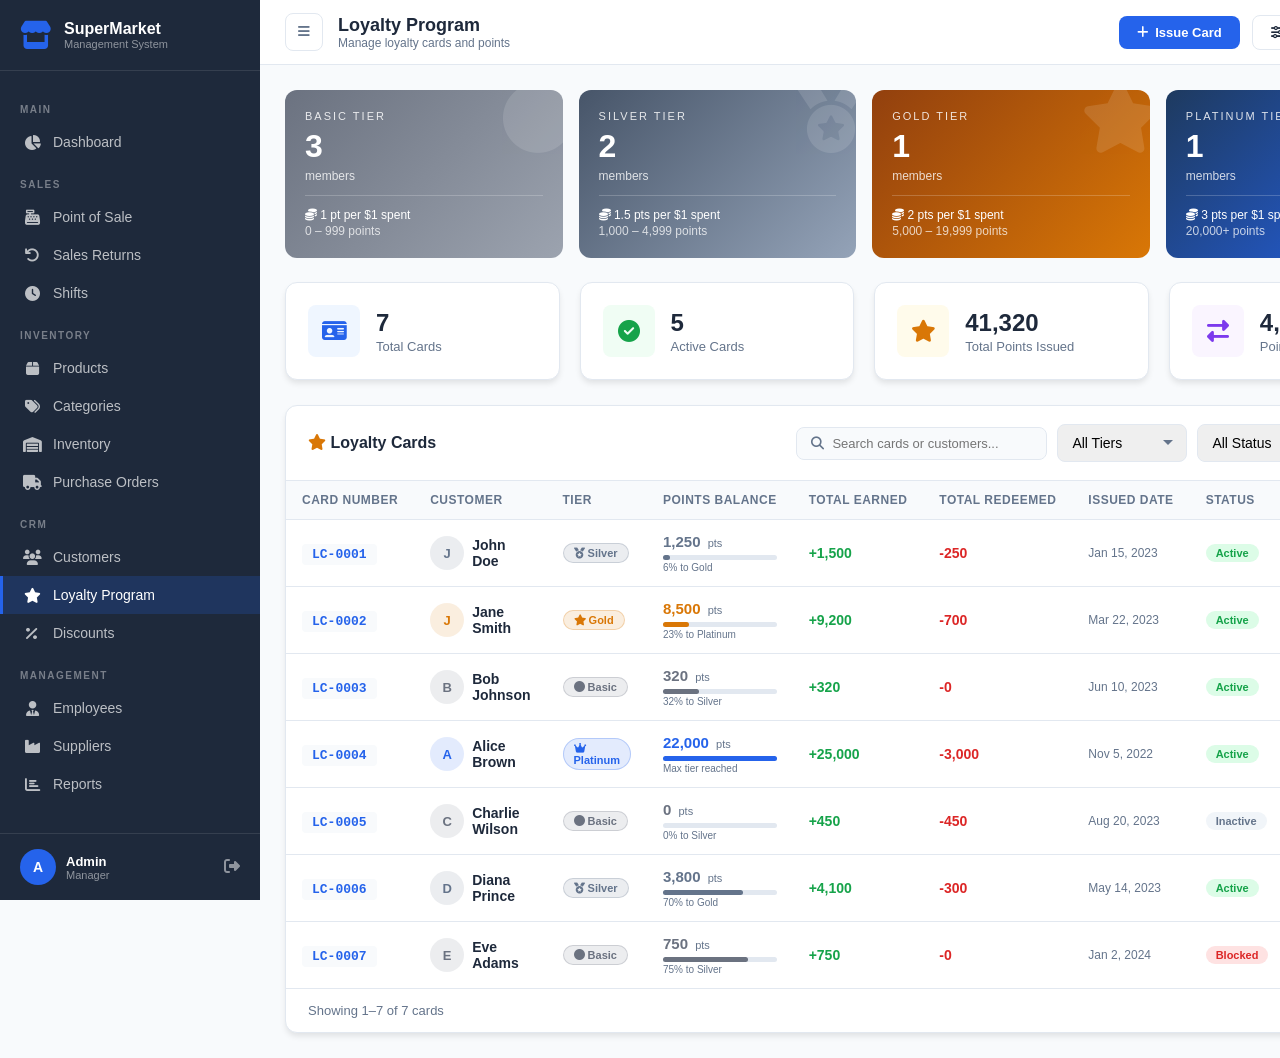
<file: Frontend/pages/loyalty.html>
<!DOCTYPE html>
<html lang="en">
<head>
    <meta charset="UTF-8">
    <meta name="viewport" content="width=device-width, initial-scale=1.0">
    <title>Loyalty Program - SuperMarket MS</title>
    <link rel="stylesheet" href="../assets/css/style.css">
    <link rel="stylesheet" href="https://cdnjs.cloudflare.com/ajax/libs/font-awesome/6.5.0/css/all.min.css">
</head>
<body>
<div class="app-layout">
    <aside class="sidebar" id="sidebar">
        <div class="sidebar-header">
            <i class="fas fa-store"></i>
            <div><h2>SuperMarket</h2><span>Management System</span></div>
        </div>
        <nav class="sidebar-nav">
            <div class="nav-section-title">Main</div>
            <a href="dashboard.html" class="nav-item"><i class="fas fa-chart-pie"></i> Dashboard</a>
            <div class="nav-section-title">Sales</div>
            <a href="sales.html" class="nav-item"><i class="fas fa-cash-register"></i> Point of Sale</a>
            <a href="sales-return.html" class="nav-item"><i class="fas fa-undo"></i> Sales Returns</a>
            <a href="shifts.html" class="nav-item"><i class="fas fa-clock"></i> Shifts</a>
            <div class="nav-section-title">Inventory</div>
            <a href="products.html" class="nav-item"><i class="fas fa-box"></i> Products</a>
            <a href="categories.html" class="nav-item"><i class="fas fa-tags"></i> Categories</a>
            <a href="inventory.html" class="nav-item"><i class="fas fa-warehouse"></i> Inventory</a>
            <a href="purchase-orders.html" class="nav-item"><i class="fas fa-truck"></i> Purchase Orders</a>
            <div class="nav-section-title">CRM</div>
            <a href="customers.html" class="nav-item"><i class="fas fa-users"></i> Customers</a>
            <a href="loyalty.html" class="nav-item active"><i class="fas fa-star"></i> Loyalty Program</a>
            <a href="discounts.html" class="nav-item"><i class="fas fa-percent"></i> Discounts</a>
            <div class="nav-section-title">Management</div>
            <a href="employees.html" class="nav-item"><i class="fas fa-user-tie"></i> Employees</a>
            <a href="suppliers.html" class="nav-item"><i class="fas fa-industry"></i> Suppliers</a>
            <a href="reports.html" class="nav-item"><i class="fas fa-chart-bar"></i> Reports</a>
        </nav>
        <div class="sidebar-footer">
            <div class="user-info">
                <div class="user-avatar" id="userAvatar">A</div>
                <div>
                    <div class="user-name" id="userName">Admin</div>
                    <div class="user-role" id="userRole">Manager</div>
                </div>
                <button class="btn-logout" onclick="logout()">
                    <i class="fas fa-sign-out-alt"></i>
                </button>
            </div>
        </div>
    </aside>

    <div class="main-content">
        <header class="top-header">
            <button class="icon-btn" id="sidebarToggle"><i class="fas fa-bars"></i></button>
            <div class="header-title">
                <h2>Loyalty Program</h2>
                <p>Manage loyalty cards and points</p>
            </div>
            <div class="header-actions">
                <button class="btn btn-primary" onclick="openIssueCardModal()">
                    <i class="fas fa-plus"></i> Issue Card
                </button>
                <button class="btn btn-outline" onclick="openAdjustPointsModal()">
                    <i class="fas fa-sliders-h"></i> Adjust Points
                </button>
                <button class="icon-btn">
                    <i class="fas fa-bell"></i><span class="notif-dot"></span>
                </button>
            </div>
        </header>

        <div class="page-content">

            <!-- TIER CARDS -->
            <div style="display:grid;grid-template-columns:repeat(4,1fr);
                gap:16px;margin-bottom:24px;">

                <!-- Basic -->
                <div style="background:linear-gradient(135deg,#6b7280,#9ca3af);
                    border-radius:var(--radius-lg);padding:20px;color:white;
                    position:relative;overflow:hidden;">
                    <div style="position:absolute;right:-10px;top:-10px;
                        font-size:70px;opacity:0.12;">
                        <i class="fas fa-circle"></i>
                    </div>
                    <div style="font-size:11px;text-transform:uppercase;
                        letter-spacing:2px;opacity:0.85;margin-bottom:6px;">
                        Basic Tier
                    </div>
                    <div style="font-size:32px;font-weight:800;" id="tierBasic">0</div>
                    <div style="font-size:12px;opacity:0.8;margin-top:4px;">members</div>
                    <div style="margin-top:12px;padding-top:12px;
                        border-top:1px solid rgba(255,255,255,0.2);font-size:12px;">
                        <i class="fas fa-coins"></i> 1 pt per $1 spent
                        <div style="opacity:0.75;margin-top:2px;">0 – 999 points</div>
                    </div>
                </div>

                <!-- Silver -->
                <div style="background:linear-gradient(135deg,#475569,#94a3b8);
                    border-radius:var(--radius-lg);padding:20px;color:white;
                    position:relative;overflow:hidden;">
                    <div style="position:absolute;right:-10px;top:-10px;
                        font-size:70px;opacity:0.12;">
                        <i class="fas fa-medal"></i>
                    </div>
                    <div style="font-size:11px;text-transform:uppercase;
                        letter-spacing:2px;opacity:0.85;margin-bottom:6px;">
                        Silver Tier
                    </div>
                    <div style="font-size:32px;font-weight:800;" id="tierSilver">0</div>
                    <div style="font-size:12px;opacity:0.8;margin-top:4px;">members</div>
                    <div style="margin-top:12px;padding-top:12px;
                        border-top:1px solid rgba(255,255,255,0.2);font-size:12px;">
                        <i class="fas fa-coins"></i> 1.5 pts per $1 spent
                        <div style="opacity:0.75;margin-top:2px;">1,000 – 4,999 points</div>
                    </div>
                </div>

                <!-- Gold -->
                <div style="background:linear-gradient(135deg,#92400e,#d97706);
                    border-radius:var(--radius-lg);padding:20px;color:white;
                    position:relative;overflow:hidden;">
                    <div style="position:absolute;right:-10px;top:-10px;
                        font-size:70px;opacity:0.12;">
                        <i class="fas fa-star"></i>
                    </div>
                    <div style="font-size:11px;text-transform:uppercase;
                        letter-spacing:2px;opacity:0.85;margin-bottom:6px;">
                        Gold Tier
                    </div>
                    <div style="font-size:32px;font-weight:800;" id="tierGold">0</div>
                    <div style="font-size:12px;opacity:0.8;margin-top:4px;">members</div>
                    <div style="margin-top:12px;padding-top:12px;
                        border-top:1px solid rgba(255,255,255,0.2);font-size:12px;">
                        <i class="fas fa-coins"></i> 2 pts per $1 spent
                        <div style="opacity:0.75;margin-top:2px;">5,000 – 19,999 points</div>
                    </div>
                </div>

                <!-- Platinum -->
                <div style="background:linear-gradient(135deg,#1e3a5f,#2563eb);
                    border-radius:var(--radius-lg);padding:20px;color:white;
                    position:relative;overflow:hidden;">
                    <div style="position:absolute;right:-10px;top:-10px;
                        font-size:70px;opacity:0.12;">
                        <i class="fas fa-crown"></i>
                    </div>
                    <div style="font-size:11px;text-transform:uppercase;
                        letter-spacing:2px;opacity:0.85;margin-bottom:6px;">
                        Platinum Tier
                    </div>
                    <div style="font-size:32px;font-weight:800;" id="tierPlatinum">0</div>
                    <div style="font-size:12px;opacity:0.8;margin-top:4px;">members</div>
                    <div style="margin-top:12px;padding-top:12px;
                        border-top:1px solid rgba(255,255,255,0.2);font-size:12px;">
                        <i class="fas fa-coins"></i> 3 pts per $1 spent
                        <div style="opacity:0.75;margin-top:2px;">20,000+ points</div>
                    </div>
                </div>
            </div>

            <!-- STATS -->
            <div class="stats-grid" style="grid-template-columns:repeat(4,1fr);">
                <div class="stat-card">
                    <div class="stat-icon blue"><i class="fas fa-id-card"></i></div>
                    <div class="stat-info"><h3 id="statCards">0</h3><p>Total Cards</p></div>
                </div>
                <div class="stat-card">
                    <div class="stat-icon green"><i class="fas fa-check-circle"></i></div>
                    <div class="stat-info"><h3 id="statActive">0</h3><p>Active Cards</p></div>
                </div>
                <div class="stat-card">
                    <div class="stat-icon orange"><i class="fas fa-star"></i></div>
                    <div class="stat-info">
                        <h3 id="statTotalPoints">0</h3><p>Total Points Issued</p>
                    </div>
                </div>
                <div class="stat-card">
                    <div class="stat-icon purple"><i class="fas fa-exchange-alt"></i></div>
                    <div class="stat-info">
                        <h3 id="statRedeemed">0</h3><p>Points Redeemed</p>
                    </div>
                </div>
            </div>

            <!-- LOYALTY TABLE -->
            <div class="card">
                <div class="card-header">
                    <h3>
                        <i class="fas fa-star" style="color:var(--warning)"></i>
                        Loyalty Cards
                    </h3>
                    <div class="card-actions">
                        <div class="header-search">
                            <i class="fas fa-search"></i>
                            <input type="text" id="searchInput"
                                placeholder="Search cards or customers..."
                                oninput="filterCards()">
                        </div>
                        <select class="form-control form-select" id="tierFilter"
                            onchange="filterCards()" style="width:130px;">
                            <option value="">All Tiers</option>
                            <option value="Basic">Basic</option>
                            <option value="Silver">Silver</option>
                            <option value="Gold">Gold</option>
                            <option value="Platinum">Platinum</option>
                        </select>
                        <select class="form-control form-select" id="statusFilter"
                            onchange="filterCards()" style="width:130px;">
                            <option value="">All Status</option>
                            <option value="active">Active</option>
                            <option value="inactive">Inactive</option>
                            <option value="blocked">Blocked</option>
                        </select>
                        <button class="btn btn-outline btn-sm" onclick="exportCSV()">
                            <i class="fas fa-download"></i> Export
                        </button>
                    </div>
                </div>
                <div class="table-wrapper">
                    <table>
                        <thead>
                            <tr>
                                <th>Card Number</th>
                                <th>Customer</th>
                                <th>Tier</th>
                                <th>Points Balance</th>
                                <th>Total Earned</th>
                                <th>Total Redeemed</th>
                                <th>Issued Date</th>
                                <th>Status</th>
                                <th>Actions</th>
                            </tr>
                        </thead>
                        <tbody id="loyaltyTable">
                            <tr>
                                <td colspan="9" style="text-align:center;padding:40px;">
                                    <i class="fas fa-spinner fa-spin fa-2x"></i>
                                </td>
                            </tr>
                        </tbody>
                    </table>
                </div>
                <div class="pagination">
                    <div class="pagination-info" id="paginationInfo"></div>
                    <div class="pagination-controls" id="paginationControls"></div>
                </div>
            </div>
        </div>
    </div>
</div>

<!-- ISSUE CARD MODAL -->
<div class="modal-overlay" id="issueCardModal">
    <div class="modal" style="max-width:440px;">
        <div class="modal-header">
            <h3><i class="fas fa-id-card" style="color:var(--primary)"></i> Issue Loyalty Card</h3>
            <button class="modal-close" onclick="closeModal('issueCardModal')">
                <i class="fas fa-times"></i>
            </button>
        </div>
        <div class="modal-body">
            <div class="form-group">
                <label>Customer *</label>
                <select class="form-control form-select" id="issueCustomer" required>
                    <option value="">Select Customer</option>
                </select>
            </div>
            <div class="form-group">
                <label>Card Number</label>
                <div style="display:flex;gap:10px;">
                    <input type="text" class="form-control" id="issueCardNum"
                        placeholder="Auto-generated" readonly
                        style="background:var(--light);">
                    <button class="btn btn-outline btn-sm" onclick="generateCardNum()">
                        <i class="fas fa-sync"></i>
                    </button>
                </div>
            </div>
            <div class="form-group">
                <label>Initial Points</label>
                <input type="number" class="form-control" id="issueInitPoints"
                    value="0" min="0" placeholder="0">
            </div>
            <div style="background:var(--light);border-radius:var(--radius);
                padding:12px;font-size:13px;color:var(--secondary);">
                <i class="fas fa-info-circle" style="color:var(--info);"></i>
                New cards start at <strong>Basic</strong> tier.
                Tier upgrades automatically based on points balance.
            </div>
        </div>
        <div class="modal-footer">
            <button class="btn btn-outline" onclick="closeModal('issueCardModal')">Cancel</button>
            <button class="btn btn-primary" onclick="issueCard()">
                <i class="fas fa-id-card"></i> Issue Card
            </button>
        </div>
    </div>
</div>

<!-- ADJUST POINTS MODAL -->
<div class="modal-overlay" id="adjustPointsModal">
    <div class="modal" style="max-width:440px;">
        <div class="modal-header">
            <h3><i class="fas fa-sliders-h" style="color:var(--primary)"></i> Adjust Points</h3>
            <button class="modal-close" onclick="closeModal('adjustPointsModal')">
                <i class="fas fa-times"></i>
            </button>
        </div>
        <div class="modal-body">
            <div class="form-group">
                <label>Loyalty Card *</label>
                <select class="form-control form-select" id="adjustCard" required
                    onchange="showCurrentPoints()">
                    <option value="">Select Card</option>
                </select>
            </div>
            <div id="currentPointsDisplay" style="display:none;
                background:var(--light);border-radius:var(--radius);
                padding:12px;margin-bottom:16px;font-size:13px;">
                Current Balance:
                <strong id="currentPointsVal" style="color:var(--primary);
                    font-size:16px;margin-left:6px;">0 pts</strong>
            </div>
            <div class="form-group">
                <label>Adjustment Type *</label>
                <select class="form-control form-select" id="adjustType">
                    <option value="add">Add Points (+)</option>
                    <option value="deduct">Deduct Points (-)</option>
                    <option value="set">Set Exact Balance</option>
                </select>
            </div>
            <div class="form-group">
                <label>Points *</label>
                <input type="number" class="form-control" id="adjustPoints"
                    placeholder="0" min="0">
            </div>
            <div class="form-group">
                <label>Reason</label>
                <input type="text" class="form-control" id="adjustReason"
                    placeholder="Reason for adjustment...">
            </div>
        </div>
        <div class="modal-footer">
            <button class="btn btn-outline" onclick="closeModal('adjustPointsModal')">Cancel</button>
            <button class="btn btn-primary" onclick="adjustPoints()">
                <i class="fas fa-save"></i> Save Adjustment
            </button>
        </div>
    </div>
</div>

<!-- VIEW CARD MODAL -->
<div class="modal-overlay" id="viewCardModal">
    <div class="modal" style="max-width:520px;">
        <div class="modal-header">
            <h3><i class="fas fa-id-card"></i> Card Details</h3>
            <button class="modal-close" onclick="closeModal('viewCardModal')">
                <i class="fas fa-times"></i>
            </button>
        </div>
        <div class="modal-body" id="viewCardBody"></div>
        <div class="modal-footer">
            <button class="btn btn-outline" onclick="closeModal('viewCardModal')">Close</button>
        </div>
    </div>
</div>

<div class="toast-container" id="toastContainer"></div>
<script src="../assets/js/api.js"></script>
<script src="../assets/js/loyalty.js"></script>
</body>
</html>
</file>
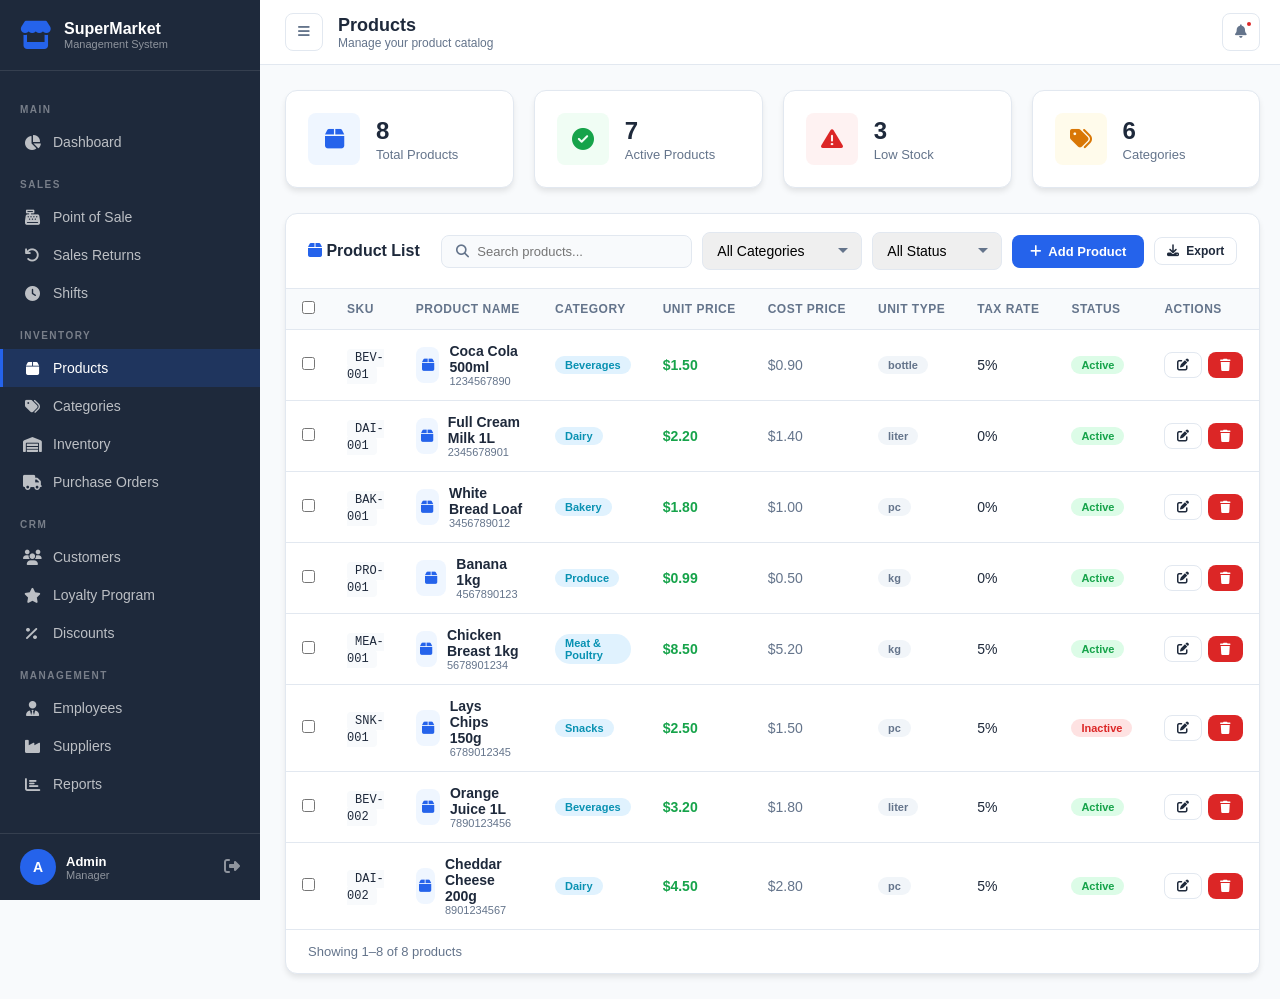
<file: Frontend/pages/products.html>
<!DOCTYPE html>
<html lang="en">
<head>
    <meta charset="UTF-8">
    <meta name="viewport" content="width=device-width, initial-scale=1.0">
    <title>Products - SuperMarket MS</title>
    <link rel="stylesheet" href="../assets/css/style.css">
    <link rel="stylesheet" href="https://cdnjs.cloudflare.com/ajax/libs/font-awesome/6.5.0/css/all.min.css">
</head>
<body>
<div class="app-layout">

    <!-- SIDEBAR -->
    <aside class="sidebar" id="sidebar">
        <div class="sidebar-header">
            <i class="fas fa-store"></i>
            <div><h2>SuperMarket</h2><span>Management System</span></div>
        </div>
        <nav class="sidebar-nav">
            <div class="nav-section-title">Main</div>
            <a href="dashboard.html" class="nav-item"><i class="fas fa-chart-pie"></i> Dashboard</a>
            <div class="nav-section-title">Sales</div>
            <a href="sales.html" class="nav-item"><i class="fas fa-cash-register"></i> Point of Sale</a>
            <a href="sales-return.html" class="nav-item"><i class="fas fa-undo"></i> Sales Returns</a>
            <a href="shifts.html" class="nav-item"><i class="fas fa-clock"></i> Shifts</a>
            <div class="nav-section-title">Inventory</div>
            <a href="products.html" class="nav-item active"><i class="fas fa-box"></i> Products</a>
            <a href="categories.html" class="nav-item"><i class="fas fa-tags"></i> Categories</a>
            <a href="inventory.html" class="nav-item"><i class="fas fa-warehouse"></i> Inventory</a>
            <a href="purchase-orders.html" class="nav-item"><i class="fas fa-truck"></i> Purchase Orders</a>
            <div class="nav-section-title">CRM</div>
            <a href="customers.html" class="nav-item"><i class="fas fa-users"></i> Customers</a>
            <a href="loyalty.html" class="nav-item"><i class="fas fa-star"></i> Loyalty Program</a>
            <a href="discounts.html" class="nav-item"><i class="fas fa-percent"></i> Discounts</a>
            <div class="nav-section-title">Management</div>
            <a href="employees.html" class="nav-item"><i class="fas fa-user-tie"></i> Employees</a>
            <a href="suppliers.html" class="nav-item"><i class="fas fa-industry"></i> Suppliers</a>
            <a href="reports.html" class="nav-item"><i class="fas fa-chart-bar"></i> Reports</a>
        </nav>
        <div class="sidebar-footer">
            <div class="user-info">
                <div class="user-avatar" id="userAvatar">A</div>
                <div>
                    <div class="user-name" id="userName">Admin</div>
                    <div class="user-role" id="userRole">Manager</div>
                </div>
                <button class="btn-logout" onclick="logout()"><i class="fas fa-sign-out-alt"></i></button>
            </div>
        </div>
    </aside>

    <!-- MAIN CONTENT -->
    <div class="main-content">
        <header class="top-header">
            <button class="icon-btn" id="sidebarToggle"><i class="fas fa-bars"></i></button>
            <div class="header-title">
                <h2>Products</h2>
                <p>Manage your product catalog</p>
            </div>
            <div class="header-actions">
                <button class="icon-btn"><i class="fas fa-bell"></i><span class="notif-dot"></span></button>
            </div>
        </header>

        <div class="page-content">

            <!-- STATS -->
            <div class="stats-grid" style="grid-template-columns: repeat(4, 1fr);">
                <div class="stat-card">
                    <div class="stat-icon blue"><i class="fas fa-box"></i></div>
                    <div class="stat-info"><h3 id="statTotal">0</h3><p>Total Products</p></div>
                </div>
                <div class="stat-card">
                    <div class="stat-icon green"><i class="fas fa-check-circle"></i></div>
                    <div class="stat-info"><h3 id="statActive">0</h3><p>Active Products</p></div>
                </div>
                <div class="stat-card">
                    <div class="stat-icon red"><i class="fas fa-exclamation-triangle"></i></div>
                    <div class="stat-info"><h3 id="statLowStock">0</h3><p>Low Stock</p></div>
                </div>
                <div class="stat-card">
                    <div class="stat-icon orange"><i class="fas fa-tags"></i></div>
                    <div class="stat-info"><h3 id="statCategories">0</h3><p>Categories</p></div>
                </div>
            </div>

            <!-- PRODUCTS TABLE CARD -->
            <div class="card">
                <div class="card-header">
                    <h3><i class="fas fa-box" style="color:var(--primary)"></i> Product List</h3>
                    <div class="card-actions">
                        <!-- Search -->
                        <div class="header-search">
                            <i class="fas fa-search"></i>
                            <input type="text" id="searchInput" placeholder="Search products..." oninput="filterProducts()">
                        </div>
                        <!-- Filter by Category -->
                        <select class="form-control form-select" id="categoryFilter" onchange="filterProducts()" style="width:160px;">
                            <option value="">All Categories</option>
                        </select>
                        <!-- Filter by Status -->
                        <select class="form-control form-select" id="statusFilter" onchange="filterProducts()" style="width:130px;">
                            <option value="">All Status</option>
                            <option value="1">Active</option>
                            <option value="0">Inactive</option>
                        </select>
                        <!-- Add Button -->
                        <button class="btn btn-primary" onclick="openAddModal()">
                            <i class="fas fa-plus"></i> Add Product
                        </button>
                        <!-- Export -->
                        <button class="btn btn-outline btn-sm" onclick="exportCSV()">
                            <i class="fas fa-download"></i> Export
                        </button>
                    </div>
                </div>

                <div class="table-wrapper">
                    <table>
                        <thead>
                            <tr>
                                <th><input type="checkbox" id="selectAll" onchange="toggleSelectAll()"></th>
                                <th>SKU</th>
                                <th>Product Name</th>
                                <th>Category</th>
                                <th>Unit Price</th>
                                <th>Cost Price</th>
                                <th>Unit Type</th>
                                <th>Tax Rate</th>
                                <th>Status</th>
                                <th>Actions</th>
                            </tr>
                        </thead>
                        <tbody id="productsTable">
                            <tr>
                                <td colspan="10" style="text-align:center;padding:40px;color:var(--secondary)">
                                    <i class="fas fa-spinner fa-spin fa-2x"></i><br><br>Loading products...
                                </td>
                            </tr>
                        </tbody>
                    </table>
                </div>

                <div class="pagination">
                    <div class="pagination-info" id="paginationInfo">Showing 0 of 0 products</div>
                    <div class="pagination-controls" id="paginationControls"></div>
                </div>
            </div>
        </div>
    </div>
</div>

<!-- ADD/EDIT PRODUCT MODAL -->
<div class="modal-overlay" id="productModal">
    <div class="modal" style="max-width:650px;">
        <div class="modal-header">
            <h3 id="modalTitle"><i class="fas fa-plus"></i> Add Product</h3>
            <button class="modal-close" onclick="closeModal('productModal')"><i class="fas fa-times"></i></button>
        </div>
        <div class="modal-body">
            <form id="productForm">
                <input type="hidden" id="productId">
                <div class="form-grid">
                    <div class="form-group">
                        <label>SKU *</label>
                        <input type="text" class="form-control" id="sku" placeholder="e.g. PRD-001" required>
                    </div>
                    <div class="form-group">
                        <label>Barcode</label>
                        <input type="text" class="form-control" id="barcode" placeholder="Scan or enter barcode">
                    </div>
                    <div class="form-group full-width">
                        <label>Product Name *</label>
                        <input type="text" class="form-control" id="prodName" placeholder="Enter product name" required>
                    </div>
                    <div class="form-group">
                        <label>Category *</label>
                        <select class="form-control form-select" id="categoryId" required>
                            <option value="">Select Category</option>
                        </select>
                    </div>
                    <div class="form-group">
                        <label>Unit Type *</label>
                        <select class="form-control form-select" id="unitType" required>
                            <option value="">Select Unit</option>
                            <option value="kg">KG</option>
                            <option value="pc">Piece</option>
                            <option value="liter">Liter</option>
                            <option value="box">Box</option>
                            <option value="bottle">Bottle</option>
                        </select>
                    </div>
                    <div class="form-group">
                        <label>Unit Price ($) *</label>
                        <input type="number" class="form-control" id="unitPrice" step="0.01" min="0" placeholder="0.00" required>
                    </div>
                    <div class="form-group">
                        <label>Cost Price ($) *</label>
                        <input type="number" class="form-control" id="costPrice" step="0.01" min="0" placeholder="0.00" required>
                    </div>
                    <div class="form-group">
                        <label>Tax Rate (%) *</label>
                        <input type="number" class="form-control" id="taxRate" step="0.01" min="0" max="100" placeholder="0.00" required>
                    </div>
                    <div class="form-group">
                        <label>Status</label>
                        <select class="form-control form-select" id="isActive">
                            <option value="1">Active</option>
                            <option value="0">Inactive</option>
                        </select>
                    </div>
                    <div class="form-group full-width">
                        <label>Image URL</label>
                        <input type="text" class="form-control" id="imageUrl" placeholder="https://...">
                    </div>
                </div>
            </form>
        </div>
        <div class="modal-footer">
            <button class="btn btn-outline" onclick="closeModal('productModal')">Cancel</button>
            <button class="btn btn-primary" onclick="saveProduct()">
                <i class="fas fa-save"></i> Save Product
            </button>
        </div>
    </div>
</div>

<!-- DELETE CONFIRM MODAL -->
<div class="modal-overlay" id="deleteModal">
    <div class="modal" style="max-width:420px;">
        <div class="modal-header">
            <h3><i class="fas fa-trash" style="color:var(--danger)"></i> Delete Product</h3>
            <button class="modal-close" onclick="closeModal('deleteModal')"><i class="fas fa-times"></i></button>
        </div>
        <div class="modal-body" style="text-align:center;padding:30px;">
            <i class="fas fa-exclamation-triangle" style="font-size:48px;color:var(--warning);margin-bottom:15px;display:block;"></i>
            <h4>Are you sure?</h4>
            <p style="color:var(--secondary);margin-top:8px;">This will permanently delete <strong id="deleteProductName"></strong>. This action cannot be undone.</p>
        </div>
        <div class="modal-footer">
            <button class="btn btn-outline" onclick="closeModal('deleteModal')">Cancel</button>
            <button class="btn btn-danger" onclick="confirmDelete()"><i class="fas fa-trash"></i> Delete</button>
        </div>
    </div>
</div>

<!-- TOAST -->
<div class="toast-container" id="toastContainer"></div>

<script src="../assets/js/api.js"></script>
<script src="../assets/js/products.js"></script>
</body>
</html>
</file>
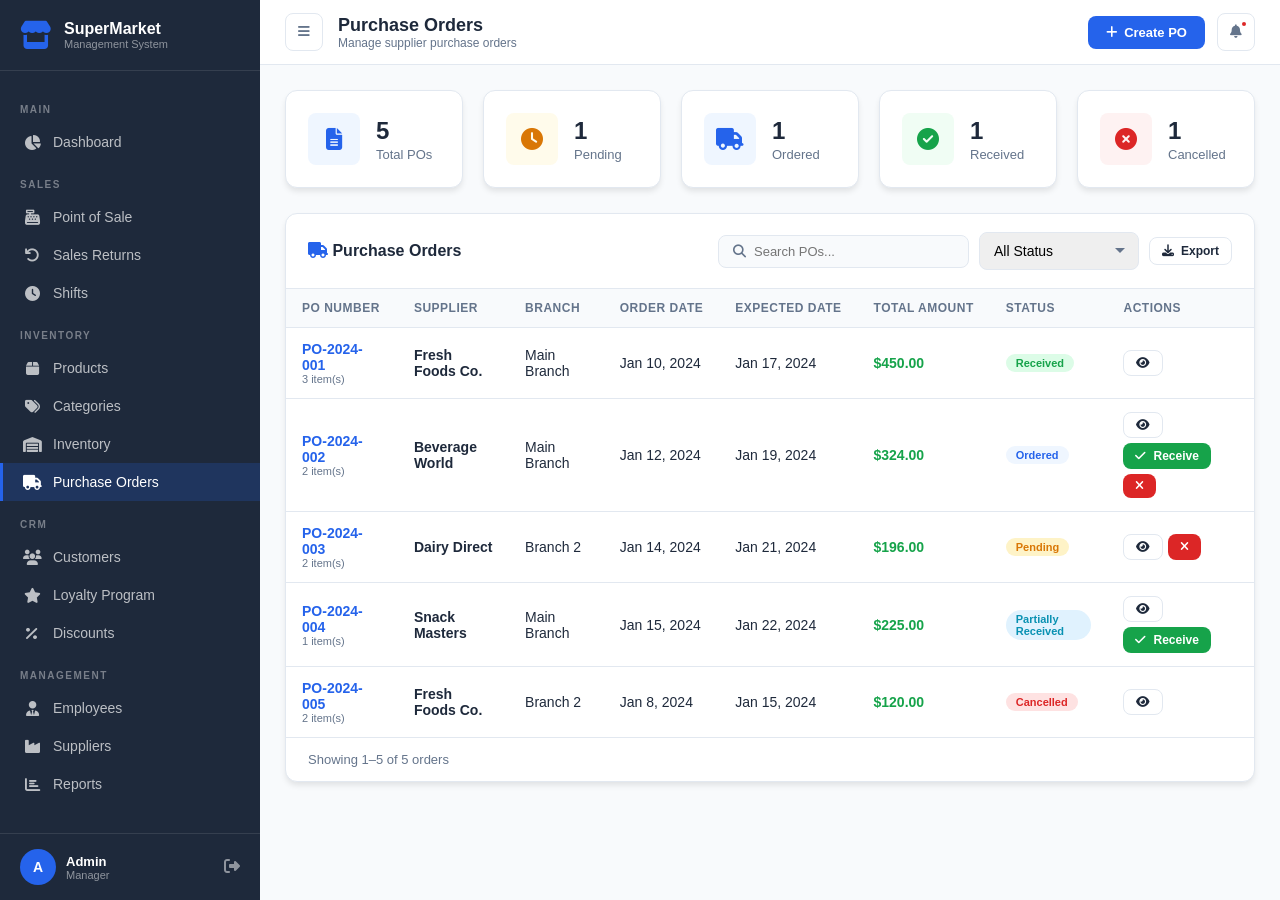
<file: Frontend/pages/purchase-orders.html>
<!DOCTYPE html>
<html lang="en">
<head>
    <meta charset="UTF-8">
    <meta name="viewport" content="width=device-width, initial-scale=1.0">
    <title>Purchase Orders - SuperMarket MS</title>
    <link rel="stylesheet" href="../assets/css/style.css">
    <link rel="stylesheet" href="https://cdnjs.cloudflare.com/ajax/libs/font-awesome/6.5.0/css/all.min.css">
</head>
<body>
<div class="app-layout">
    <aside class="sidebar" id="sidebar">
        <div class="sidebar-header">
            <i class="fas fa-store"></i>
            <div><h2>SuperMarket</h2><span>Management System</span></div>
        </div>
        <nav class="sidebar-nav">
            <div class="nav-section-title">Main</div>
            <a href="dashboard.html" class="nav-item"><i class="fas fa-chart-pie"></i> Dashboard</a>
            <div class="nav-section-title">Sales</div>
            <a href="sales.html" class="nav-item"><i class="fas fa-cash-register"></i> Point of Sale</a>
            <a href="sales-return.html" class="nav-item"><i class="fas fa-undo"></i> Sales Returns</a>
            <a href="shifts.html" class="nav-item"><i class="fas fa-clock"></i> Shifts</a>
            <div class="nav-section-title">Inventory</div>
            <a href="products.html" class="nav-item"><i class="fas fa-box"></i> Products</a>
            <a href="categories.html" class="nav-item"><i class="fas fa-tags"></i> Categories</a>
            <a href="inventory.html" class="nav-item"><i class="fas fa-warehouse"></i> Inventory</a>
            <a href="purchase-orders.html" class="nav-item active"><i class="fas fa-truck"></i> Purchase Orders</a>
            <div class="nav-section-title">CRM</div>
            <a href="customers.html" class="nav-item"><i class="fas fa-users"></i> Customers</a>
            <a href="loyalty.html" class="nav-item"><i class="fas fa-star"></i> Loyalty Program</a>
            <a href="discounts.html" class="nav-item"><i class="fas fa-percent"></i> Discounts</a>
            <div class="nav-section-title">Management</div>
            <a href="employees.html" class="nav-item"><i class="fas fa-user-tie"></i> Employees</a>
            <a href="suppliers.html" class="nav-item"><i class="fas fa-industry"></i> Suppliers</a>
            <a href="reports.html" class="nav-item"><i class="fas fa-chart-bar"></i> Reports</a>
        </nav>
        <div class="sidebar-footer">
            <div class="user-info">
                <div class="user-avatar" id="userAvatar">A</div>
                <div>
                    <div class="user-name" id="userName">Admin</div>
                    <div class="user-role" id="userRole">Manager</div>
                </div>
                <button class="btn-logout" onclick="logout()"><i class="fas fa-sign-out-alt"></i></button>
            </div>
        </div>
    </aside>

    <div class="main-content">
        <header class="top-header">
            <button class="icon-btn" id="sidebarToggle"><i class="fas fa-bars"></i></button>
            <div class="header-title">
                <h2>Purchase Orders</h2>
                <p>Manage supplier purchase orders</p>
            </div>
            <div class="header-actions">
                <button class="btn btn-primary" onclick="openCreatePOModal()">
                    <i class="fas fa-plus"></i> Create PO
                </button>
                <button class="icon-btn"><i class="fas fa-bell"></i><span class="notif-dot"></span></button>
            </div>
        </header>

        <div class="page-content">

            <!-- STATS -->
            <div class="stats-grid" style="grid-template-columns:repeat(5,1fr);">
                <div class="stat-card">
                    <div class="stat-icon blue"><i class="fas fa-file-alt"></i></div>
                    <div class="stat-info"><h3 id="statTotal">0</h3><p>Total POs</p></div>
                </div>
                <div class="stat-card">
                    <div class="stat-icon orange"><i class="fas fa-clock"></i></div>
                    <div class="stat-info"><h3 id="statPending">0</h3><p>Pending</p></div>
                </div>
                <div class="stat-card">
                    <div class="stat-icon blue"><i class="fas fa-truck"></i></div>
                    <div class="stat-info"><h3 id="statOrdered">0</h3><p>Ordered</p></div>
                </div>
                <div class="stat-card">
                    <div class="stat-icon green"><i class="fas fa-check-circle"></i></div>
                    <div class="stat-info"><h3 id="statReceived">0</h3><p>Received</p></div>
                </div>
                <div class="stat-card">
                    <div class="stat-icon red"><i class="fas fa-times-circle"></i></div>
                    <div class="stat-info"><h3 id="statCancelled">0</h3><p>Cancelled</p></div>
                </div>
            </div>

            <!-- PO TABLE -->
            <div class="card">
                <div class="card-header">
                    <h3><i class="fas fa-truck" style="color:var(--primary)"></i> Purchase Orders</h3>
                    <div class="card-actions">
                        <div class="header-search">
                            <i class="fas fa-search"></i>
                            <input type="text" id="poSearch" placeholder="Search POs..." oninput="filterPOs()">
                        </div>
                        <select class="form-control form-select" id="poStatusFilter" onchange="filterPOs()" style="width:160px;">
                            <option value="">All Status</option>
                            <option value="Pending">Pending</option>
                            <option value="Ordered">Ordered</option>
                            <option value="Received">Received</option>
                            <option value="Partially Received">Partially Received</option>
                            <option value="Cancelled">Cancelled</option>
                        </select>
                        <button class="btn btn-outline btn-sm" onclick="exportPOCSV()">
                            <i class="fas fa-download"></i> Export
                        </button>
                    </div>
                </div>
                <div class="table-wrapper">
                    <table>
                        <thead>
                            <tr>
                                <th>PO Number</th>
                                <th>Supplier</th>
                                <th>Branch</th>
                                <th>Order Date</th>
                                <th>Expected Date</th>
                                <th>Total Amount</th>
                                <th>Status</th>
                                <th>Actions</th>
                            </tr>
                        </thead>
                        <tbody id="poTable">
                            <tr><td colspan="8" style="text-align:center;padding:40px;">
                                <i class="fas fa-spinner fa-spin fa-2x"></i>
                            </td></tr>
                        </tbody>
                    </table>
                </div>
                <div class="pagination">
                    <div class="pagination-info" id="poPaginationInfo"></div>
                    <div class="pagination-controls" id="poPaginationControls"></div>
                </div>
            </div>
        </div>
    </div>
</div>

<!-- CREATE PO MODAL -->
<div class="modal-overlay" id="createPOModal">
    <div class="modal" style="max-width:750px;">
        <div class="modal-header">
            <h3 id="poModalTitle"><i class="fas fa-plus"></i> Create Purchase Order</h3>
            <button class="modal-close" onclick="closeModal('createPOModal')"><i class="fas fa-times"></i></button>
        </div>
        <div class="modal-body">
            <div class="form-grid">
                <div class="form-group">
                    <label>Supplier *</label>
                    <select class="form-control form-select" id="poSupplier" required>
                        <option value="">Select Supplier</option>
                    </select>
                </div>
                <div class="form-group">
                    <label>Branch *</label>
                    <select class="form-control form-select" id="poBranch" required>
                        <option value="1
                                                <option value="1">Main Branch</option>
                        <option value="2">Branch 2</option>
                    </select>
                </div>
                <div class="form-group">
                    <label>Order Date *</label>
                    <input type="date" class="form-control" id="poOrderDate" required>
                </div>
                <div class="form-group">
                    <label>Expected Delivery Date</label>
                    <input type="date" class="form-control" id="poExpectedDate">
                </div>
            </div>

            <!-- PO ITEMS -->
            <div style="margin-top:20px;">
                <div style="display:flex;justify-content:space-between;align-items:center;margin-bottom:12px;">
                    <h4 style="font-size:14px;font-weight:700;">
                        <i class="fas fa-list" style="color:var(--primary)"></i> Order Items
                    </h4>
                    <button class="btn btn-outline btn-sm" onclick="addPOItemRow()">
                        <i class="fas fa-plus"></i> Add Item
                    </button>
                </div>

                <div style="overflow-x:auto;">
                    <table style="font-size:13px;">
                        <thead>
                            <tr>
                                <th style="min-width:200px;">Product</th>
                                <th style="min-width:100px;">Qty Ordered</th>
                                <th style="min-width:120px;">Unit Cost ($)</th>
                                <th style="min-width:110px;">Line Total</th>
                                <th style="width:50px;"></th>
                            </tr>
                        </thead>
                        <tbody id="poItemsBody">
                            <!-- rows added dynamically -->
                        </tbody>
                        <tfoot>
                            <tr>
                                <td colspan="3" style="text-align:right;padding:12px 16px;font-weight:700;">
                                    Total Amount:
                                </td>
                                <td style="padding:12px 16px;">
                                    <strong id="poTotalAmount" style="color:var(--primary);font-size:15px;">$0.00</strong>
                                </td>
                                <td></td>
                            </tr>
                        </tfoot>
                    </table>
                </div>
            </div>
        </div>
        <div class="modal-footer">
            <button class="btn btn-outline" onclick="closeModal('createPOModal')">Cancel</button>
            <button class="btn btn-warning" onclick="savePO('Pending')">
                <i class="fas fa-save"></i> Save as Draft
            </button>
            <button class="btn btn-primary" onclick="savePO('Ordered')">
                <i class="fas fa-paper-plane"></i> Submit Order
            </button>
        </div>
    </div>
</div>

<!-- VIEW / RECEIVE PO MODAL -->
<div class="modal-overlay" id="viewPOModal">
    <div class="modal" style="max-width:750px;">
        <div class="modal-header">
            <h3 id="viewPOTitle"><i class="fas fa-eye"></i> Purchase Order Details</h3>
            <button class="modal-close" onclick="closeModal('viewPOModal')"><i class="fas fa-times"></i></button>
        </div>
        <div class="modal-body" id="viewPOBody">
        </div>
        <div class="modal-footer" id="viewPOFooter">
        </div>
    </div>
</div>

<!-- TOAST -->
<div class="toast-container" id="toastContainer"></div>

<script src="../assets/js/api.js"></script>
<script src="../assets/js/purchase-orders.js"></script>
</body>
</html>
</file>
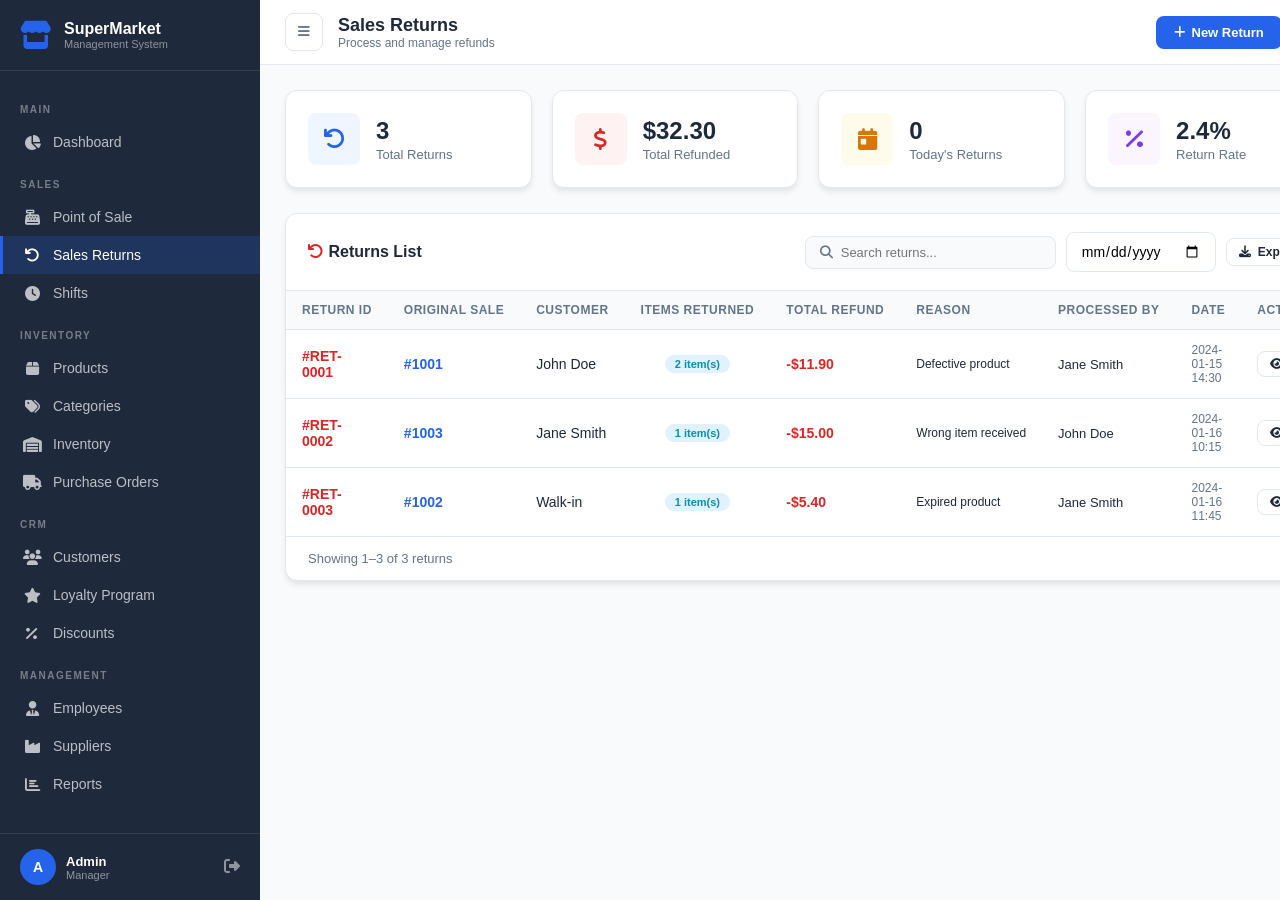
<file: Frontend/pages/sales-return.html>
<!DOCTYPE html>
<html lang="en">
<head>
    <meta charset="UTF-8">
    <meta name="viewport" content="width=device-width, initial-scale=1.0">
    <title>Sales Returns - SuperMarket MS</title>
    <link rel="stylesheet" href="../assets/css/style.css">
    <link rel="stylesheet" href="https://cdnjs.cloudflare.com/ajax/libs/font-awesome/6.5.0/css/all.min.css">
</head>
<body>
<div class="app-layout">
    <aside class="sidebar" id="sidebar">
        <div class="sidebar-header">
            <i class="fas fa-store"></i>
            <div><h2>SuperMarket</h2><span>Management System</span></div>
        </div>
        <nav class="sidebar-nav">
            <div class="nav-section-title">Main</div>
            <a href="dashboard.html" class="nav-item"><i class="fas fa-chart-pie"></i> Dashboard</a>
            <div class="nav-section-title">Sales</div>
            <a href="sales.html" class="nav-item"><i class="fas fa-cash-register"></i> Point of Sale</a>
            <a href="sales-return.html" class="nav-item active"><i class="fas fa-undo"></i> Sales Returns</a>
            <a href="shifts.html" class="nav-item"><i class="fas fa-clock"></i> Shifts</a>
            <div class="nav-section-title">Inventory</div>
            <a href="products.html" class="nav-item"><i class="fas fa-box"></i> Products</a>
            <a href="categories.html" class="nav-item"><i class="fas fa-tags"></i> Categories</a>
            <a href="inventory.html" class="nav-item"><i class="fas fa-warehouse"></i> Inventory</a>
            <a href="purchase-orders.html" class="nav-item"><i class="fas fa-truck"></i> Purchase Orders</a>
            <div class="nav-section-title">CRM</div>
            <a href="customers.html" class="nav-item"><i class="fas fa-users"></i> Customers</a>
            <a href="loyalty.html" class="nav-item"><i class="fas fa-star"></i> Loyalty Program</a>
            <a href="discounts.html" class="nav-item"><i class="fas fa-percent"></i> Discounts</a>
            <div class="nav-section-title">Management</div>
            <a href="employees.html" class="nav-item"><i class="fas fa-user-tie"></i> Employees</a>
            <a href="suppliers.html" class="nav-item"><i class="fas fa-industry"></i> Suppliers</a>
            <a href="reports.html" class="nav-item"><i class="fas fa-chart-bar"></i> Reports</a>
        </nav>
        <div class="sidebar-footer">
            <div class="user-info">
                <div class="user-avatar" id="userAvatar">A</div>
                <div>
                    <div class="user-name" id="userName">Admin</div>
                    <div class="user-role" id="userRole">Manager</div>
                </div>
                <button class="btn-logout" onclick="logout()"><i class="fas fa-sign-out-alt"></i></button>
            </div>
        </div>
    </aside>

    <div class="main-content">
        <header class="top-header">
            <button class="icon-btn" id="sidebarToggle"><i class="fas fa-bars"></i></button>
            <div class="header-title">
                <h2>Sales Returns</h2>
                <p>Process and manage refunds</p>
            </div>
            <div class="header-actions">
                <button class="btn btn-primary" onclick="openNewReturnModal()">
                    <i class="fas fa-plus"></i> New Return
                </button>
                <button class="icon-btn"><i class="fas fa-bell"></i><span class="notif-dot"></span></button>
            </div>
        </header>

        <div class="page-content">

            <!-- STATS -->
            <div class="stats-grid" style="grid-template-columns:repeat(4,1fr);">
                <div class="stat-card">
                    <div class="stat-icon blue"><i class="fas fa-undo"></i></div>
                    <div class="stat-info"><h3 id="statTotal">0</h3><p>Total Returns</p></div>
                </div>
                <div class="stat-card">
                    <div class="stat-icon red"><i class="fas fa-dollar-sign"></i></div>
                    <div class="stat-info"><h3 id="statRefunded">$0</h3><p>Total Refunded</p></div>
                </div>
                <div class="stat-card">
                    <div class="stat-icon orange"><i class="fas fa-calendar-day"></i></div>
                    <div class="stat-info"><h3 id="statToday">0</h3><p>Today's Returns</p></div>
                </div>
                <div class="stat-card">
                    <div class="stat-icon purple"><i class="fas fa-percentage"></i></div>
                    <div class="stat-info"><h3 id="statRate">0%</h3><p>Return Rate</p></div>
                </div>
            </div>

            <!-- RETURNS TABLE -->
            <div class="card">
                <div class="card-header">
                    <h3><i class="fas fa-undo" style="color:var(--danger)"></i> Returns List</h3>
                    <div class="card-actions">
                        <div class="header-search">
                            <i class="fas fa-search"></i>
                            <input type="text" id="searchInput" placeholder="Search returns..." oninput="filterReturns()">
                        </div>
                        <input type="date" class="form-control" id="dateFilter" onchange="filterReturns()" style="width:150px;">
                        <button class="btn btn-outline btn-sm" onclick="exportCSV()">
                            <i class="fas fa-download"></i> Export
                        </button>
                    </div>
                </div>
                <div class="table-wrapper">
                    <table>
                        <thead>
                            <tr>
                                <th>Return ID</th>
                                <th>Original Sale</th>
                                <th>Customer</th>
                                <th>Items Returned</th>
                                <th>Total Refund</th>
                                <th>Reason</th>
                                <th>Processed By</th>
                                <th>Date</th>
                                <th>Actions</th>
                            </tr>
                        </thead>
                        <tbody id="returnsTable">
                            <tr><td colspan="9" style="text-align:center;padding:40px;">
                                <i class="fas fa-spinner fa-spin fa-2x"></i>
                            </td></tr>
                        </tbody>
                    </table>
                </div>
                <div class="pagination">
                    <div class="pagination-info" id="paginationInfo"></div>
                    <div class="pagination-controls" id="paginationControls"></div>
                </div>
            </div>
        </div>
    </div>
</div>

<!-- NEW RETURN MODAL -->
<div class="modal-overlay" id="newReturnModal">
    <div class="modal" style="max-width:680px;">
        <div class="modal-header">
            <h3><i class="fas fa-undo" style="color:var(--danger)"></i> Process New Return</h3>
            <button class="modal-close" onclick="closeModal('newReturnModal')"><i class="fas fa-times"></i></button>
        </div>
        <div class="modal-body">
            <!-- Step 1: Find Sale -->
            <div id="step1">
                <div class="form-group">
                    <label style="font-weight:700;">Step 1: Find Original Sale</label>
                    <div style="display:flex;gap:10px;margin-top:8px;">
                        <input type="text" class="form-control" id="saleSearchInput"
                            placeholder="Enter Sale ID (e.g. 1001)">
                        <button class="btn btn-primary" onclick="findSale()">
                            <i class="fas fa-search"></i> Find Sale
                        </button>
                    </div>
                </div>
                <div id="saleNotFound" style="display:none;" class="login-error">
                    <i class="fas fa-exclamation-circle"></i>
                    <span>Sale not found. Please check the Sale ID.</span>
                </div>
            </div>

            <!-- Step 2: Select Items -->
            <div id="step2" style="display:none;">
                <div style="background:var(--light);border-radius:var(--radius);padding:14px;margin-bottom:16px;">
                    <div style="display:flex;justify-content:space-between;align-items:center;">
                        <div>
                            <strong>Sale #<span id="foundSaleId"></span></strong>
                            <span style="margin-left:12px;color:var(--secondary);font-size:13px;">
                                Customer: <strong id="foundCustomer"></strong>
                            </span>
                        </div>
                        <span style="color:var(--success);font-weight:700;" id="foundTotal"></span>
                    </div>
                </div>

                <label style="font-weight:700;display:block;margin-bottom:10px;">
                    Step 2: Select Items to Return
                </label>
                <div class="table-wrapper" style="border:1px solid var(--border);border-radius:var(--radius);">
                    <table style="font-size:13px;">
                        <thead>
                            <tr>
                                <th style="width:40px;"></th>
                                <th>Product</th>
                                <th>Qty Purchased</th>
                                <th>Unit Price</th>
                                <th>Qty to Return</th>
                                <th>Refund Amount</th>
                            </tr>
                        </thead>
                        <tbody id="returnItemsBody"></tbody>
                    </table>
                </div>

                <div class="form-group" style="margin-top:16px;">
                    <label>Reason for Return *</label>
                    <select class="form-control form-select" id="returnReason">
                        <option value="">Select reason...</option>
                        <option value="Defective product">Defective product</option>
                        <option value="Wrong item received">Wrong item received</option>
                        <option value="Customer changed mind">Customer changed mind</option>
                        <option value="Expired product">Expired product</option>
                        <option value="Damaged packaging">Damaged packaging</option>
                        <option value="Other">Other</option>
                    </select>
                </div>
                <div class="form-group">
                    <label>Additional Notes</label>
                    <textarea class="form-control" id="returnNotes" rows="2"
                        placeholder="Any additional notes..."></textarea>
                </div>

                <div style="background:var(--light);border-radius:var(--radius);padding:14px;
                    display:flex;justify-content:space-between;align-items:center;">
                    <span style="font-weight:700;font-size:15px;">Total Refund Amount:</span>
                    <span style="font-weight:700;font-size:20px;color:var(--danger);"
                        id="totalRefundDisplay">$0.00</span>
                </div>
            </div>
        </div>
        <div class="modal-footer">
            <button class="btn btn-outline" onclick="closeModal('newReturnModal')">Cancel</button>
            <button class="btn btn-danger" id="processReturnBtn"
                style="display:none;" onclick="processReturn()">
                <i class="fas fa-undo"></i> Process Return & Refund
            </button>
        </div>
    </div>
</div>

<!-- VIEW RETURN MODAL -->
<div class="modal-overlay" id="viewReturnModal">
    <div class="modal" style="max-width:560px;">
        <div class="modal-header">
            <h3><i class="fas fa-file-alt"></i> Return Details</h3>
            <button class="modal-close" onclick="closeModal('viewReturnModal')"><i class="fas fa-times"></i></button>
        </div>
        <div class="modal-body" id="viewReturnBody"></div>
        <div class="modal-footer">
            <button class="btn btn-outline" onclick="closeModal('viewReturnModal')">Close</button>
            <button class="btn btn-primary" onclick="printReturn()">
                <i class="fas fa-print"></i> Print
            </button>
        </div>
    </div>
</div>

<div class="toast-container" id="toastContainer"></div>
<script src="../assets/js/api.js"></script>
<script src="../assets/js/sales-return.js"></script>
</body>
</html>
</file>
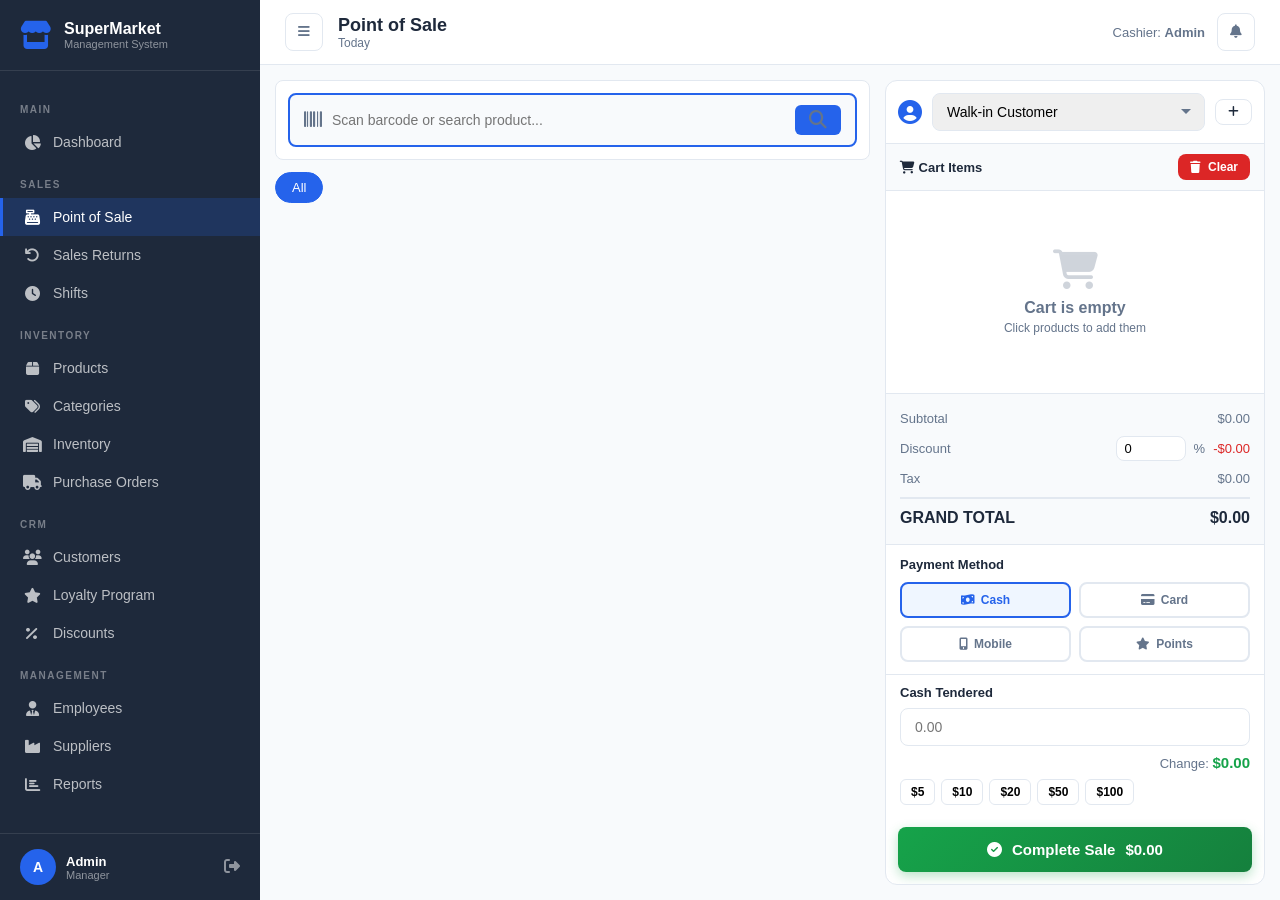
<file: Frontend/pages/sales.html>
<!DOCTYPE html>
<html lang="en">
<head>
    <meta charset="UTF-8">
    <meta name="viewport" content="width=device-width, initial-scale=1.0">
    <title>Point of Sale - SuperMarket MS</title>
    <link rel="stylesheet" href="../assets/css/style.css">
    <link rel="stylesheet" href="../assets/css/pos.css">
    <link rel="stylesheet" href="https://cdnjs.cloudflare.com/ajax/libs/font-awesome/6.5.0/css/all.min.css">
</head>
<body>
<div class="app-layout">

    <!-- SIDEBAR -->
    <aside class="sidebar" id="sidebar">
        <div class="sidebar-header">
            <i class="fas fa-store"></i>
            <div><h2>SuperMarket</h2><span>Management System</span></div>
        </div>
        <nav class="sidebar-nav">
            <div class="nav-section-title">Main</div>
            <a href="dashboard.html" class="nav-item"><i class="fas fa-chart-pie"></i> Dashboard</a>
            <div class="nav-section-title">Sales</div>
            <a href="sales.html" class="nav-item active"><i class="fas fa-cash-register"></i> Point of Sale</a>
            <a href="sales-return.html" class="nav-item"><i class="fas fa-undo"></i> Sales Returns</a>
            <a href="shifts.html" class="nav-item"><i class="fas fa-clock"></i> Shifts</a>
            <div class="nav-section-title">Inventory</div>
            <a href="products.html" class="nav-item"><i class="fas fa-box"></i> Products</a>
            <a href="categories.html" class="nav-item"><i class="fas fa-tags"></i> Categories</a>
            <a href="inventory.html" class="nav-item"><i class="fas fa-warehouse"></i> Inventory</a>
            <a href="purchase-orders.html" class="nav-item"><i class="fas fa-truck"></i> Purchase Orders</a>
            <div class="nav-section-title">CRM</div>
            <a href="customers.html" class="nav-item"><i class="fas fa-users"></i> Customers</a>
            <a href="loyalty.html" class="nav-item"><i class="fas fa-star"></i> Loyalty Program</a>
            <a href="discounts.html" class="nav-item"><i class="fas fa-percent"></i> Discounts</a>
            <div class="nav-section-title">Management</div>
            <a href="employees.html" class="nav-item"><i class="fas fa-user-tie"></i> Employees</a>
            <a href="suppliers.html" class="nav-item"><i class="fas fa-industry"></i> Suppliers</a>
            <a href="reports.html" class="nav-item"><i class="fas fa-chart-bar"></i> Reports</a>
        </nav>
        <div class="sidebar-footer">
            <div class="user-info">
                <div class="user-avatar" id="userAvatar">A</div>
                <div>
                    <div class="user-name" id="userName">Admin</div>
                    <div class="user-role" id="userRole">Manager</div>
                </div>
                <button class="btn-logout" onclick="logout()"><i class="fas fa-sign-out-alt"></i></button>
            </div>
        </div>
    </aside>

    <!-- MAIN CONTENT -->
    <div class="main-content">
        <header class="top-header">
            <button class="icon-btn" id="sidebarToggle"><i class="fas fa-bars"></i></button>
            <div class="header-title">
                <h2>Point of Sale</h2>
                <p id="posDate">Today</p>
            </div>
            <div class="header-actions">
                <span style="font-size:13px;color:var(--secondary);">Cashier: <strong id="cashierName">Admin</strong></span>
                <button class="icon-btn"><i class="fas fa-bell"></i></button>
            </div>
        </header>

        <div class="page-content" style="padding:15px;">
            <div class="pos-layout">

                <!-- LEFT: PRODUCT PANEL -->
                <div class="pos-products-panel">

                    <!-- Barcode Scanner -->
                    <div class="pos-scanner">
                        <div class="scanner-input-wrap">
                            <i class="fas fa-barcode"></i>
                            <input type="text" id="barcodeInput" placeholder="Scan barcode or search product..." autofocus>
                            <button onclick="searchByBarcode()"><i class="fas fa-search"></i></button>
                        </div>
                    </div>

                    <!-- Category Filter Tabs -->
                    <div class="pos-category-tabs" id="categoryTabs">
                        <button class="cat-tab active" onclick="filterByCategory(null, this)">All</button>
                    </div>

                    <!-- Products Grid -->
                    <div class="pos-products-grid" id="productsGrid">
                        <!-- Products loaded here -->
                    </div>
                </div>

                <!-- RIGHT: CART PANEL -->
                <div class="pos-cart-panel">

                    <!-- Customer Select -->
                    <div class="cart-customer">
                        <div style="display:flex;align-items:center;gap:10px;">
                            <i class="fas fa-user-circle" style="font-size:24px;color:var(--primary);"></i>
                            <select class="form-control form-select" id="customerSelect" style="flex:1;">
                                <option value="">Walk-in Customer</option>
                            </select>
                            <button class="btn btn-outline btn-sm" onclick="openNewCustomerModal()">
                                <i class="fas fa-plus"></i>
                            </button>
                        </div>
                    </div>

                    <!-- Cart Items -->
                    <div class="cart-items-wrap">
                        <div class="cart-header">
                            <span><i class="fas fa-shopping-cart"></i> Cart Items</span>
                            <button class="btn btn-danger btn-sm" onclick="clearCart()">
                                <i class="fas fa-trash"></i> Clear
                            </button>
                        </div>
                        <div class="cart-items" id="cartItems">
                            <div class="cart-empty">
                                <i class="fas fa-shopping-cart"></i>
                                <p>Cart is empty</p>
                                <span>Click products to add them</span>
                            </div>
                        </div>
                    </div>

                    <!-- Cart Totals -->
                    <div class="cart-totals">
                        <div class="total-row">
                            <span>Subtotal</span>
                            <span id="subtotal">$0.00</span>
                        </div>
                        <div class="total-row">
                            <span>Discount</span>
                            <div style="display:flex;align-items:center;gap:8px;">
                                <input type="number" id="discountInput" class="form-control" style="width:70px;padding:4px 8px;font-size:13px;" value="0" min="0" max="100" oninput="recalculate()">
                                <span>%</span>
                                <span id="discountAmount" style="color:var(--danger);">-$0.00</span>
                            </div>
                        </div>
                        <div class="total-row">
                            <span>Tax</span>
                            <span id="taxTotal">$0.00</span>
                        </div>
                        <div class="total-row grand">
                            <span>GRAND TOTAL</span>
                            <span id="grandTotal">$0.00</span>
                        </div>
                    </div>

                    <!-- Payment Methods -->
                    <div class="payment-methods">
                        <div style="font-size:13px;font-weight:600;margin-bottom:10px;">Payment Method</div>
                        <div class="pay-methods-grid">
                            <button class="pay-method active" data-method="cash" onclick="selectPayMethod(this)">
                                <i class="fas fa-money-bill-wave"></i> Cash
                            </button>
                            <button class="pay-method" data-method="card" onclick="selectPayMethod(this)">
                                <i class="fas fa-credit-card"></i> Card
                            </button>
                            <button class="pay-method" data-method="mobile_money" onclick="selectPayMethod(this)">
                                <i class="fas fa-mobile-alt"></i> Mobile
                            </button>
                            <button class="pay-method" data-method="loyalty_points" onclick="selectPayMethod(this)">
                                <i class="fas fa-star"></i> Points
                            </button>
                        </div>
                    </div>

                    <!-- Cash Tendered (shown for cash) -->
                    <div class="cash-tendered" id="cashTenderedSection">
                        <label style="font-size:13px;font-weight:600;">Cash Tendered</label>
                        <input type="number" class="form-control" id="cashTendered" placeholder="0.00" oninput="calcChange()">
                        <div class="change-display" id="changeDisplay">
                            Change: <strong id="changeAmount">$0.00</strong>
                        </div>
                        <!-- Quick cash buttons -->
                        <div class="quick-cash">
                            <button onclick="setQuickCash(5)">$5</button>
                            <button onclick="setQuickCash(10)">$10</button>
                            <button onclick="setQuickCash(20)">$20</button>
                            <button onclick="setQuickCash(50)">$50</button>
                            <button onclick="setQuickCash(100)">$100</button>
                        </div>
                    </div>

                    <!-- Checkout Button -->
                    <button class="btn-checkout" onclick="processCheckout()">
                        <i class="fas fa-check-circle"></i>
                        <span>Complete Sale</span>
                        <strong id="checkoutTotal">$0.00</strong>
                    </button>
                </div>
            </div>
        </div>
    </div>
</div>

<!-- RECEIPT MODAL -->
<div class="modal-overlay" id="receiptModal">
    <div class="modal" style="max-width:400px;">
        <div class="modal-header">
            <h3><i class="fas fa-receipt"></i> Sale Receipt</h3>
            <button class="modal-close" onclick="closeModal('receiptModal')"><i class="fas fa-times"></i></button>
        </div>
        <div class="modal-body" id="receiptContent" style="font-family:monospace;">
        </div>
        <div class="modal-footer">
            <button class="btn btn-outline" onclick="closeModal('receiptModal')">Close</button>
            <button class="btn btn-primary" onclick="printReceipt()"><i class="fas fa-print"></i> Print</button>
            <button class="btn btn-success" onclick="newSale()"><i class="fas fa-plus"></i> New Sale</button>
        </div>
    </div>
</div>

<!-- TOAST -->
<div class="toast-container" id="toastContainer"></div>

<script src="../assets/js/api.js"></script>
<script src="../assets/js/sales.js"></script>
</body>
</html>
</file>
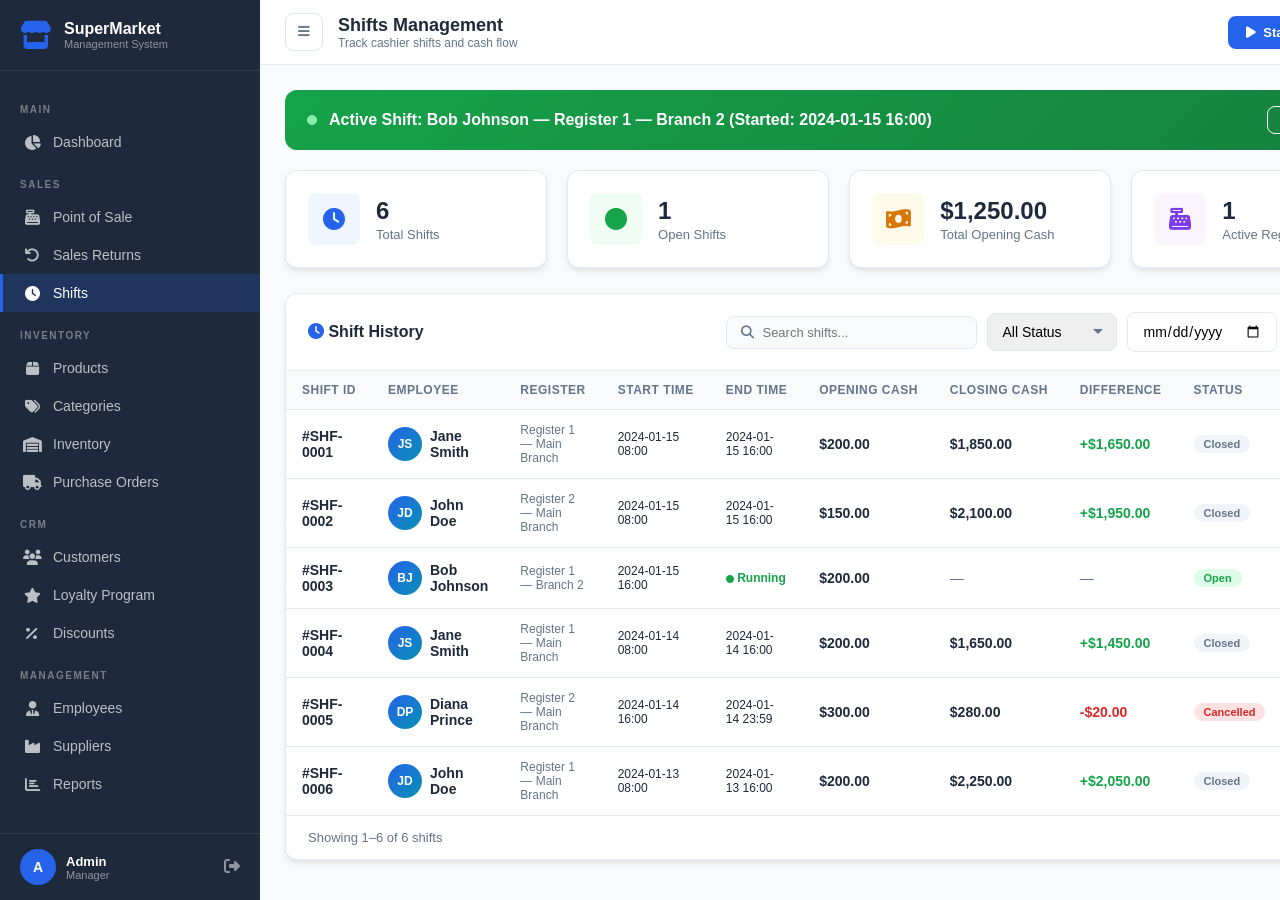
<file: Frontend/pages/shifts.html>
<!DOCTYPE html>
<html lang="en">
<head>
    <meta charset="UTF-8">
    <meta name="viewport" content="width=device-width, initial-scale=1.0">
    <title>Shifts - SuperMarket MS</title>
    <link rel="stylesheet" href="../assets/css/style.css">
    <link rel="stylesheet" href="https://cdnjs.cloudflare.com/ajax/libs/font-awesome/6.5.0/css/all.min.css">
</head>
<body>
<div class="app-layout">
    <aside class="sidebar" id="sidebar">
        <div class="sidebar-header">
            <i class="fas fa-store"></i>
            <div><h2>SuperMarket</h2><span>Management System</span></div>
        </div>
        <nav class="sidebar-nav">
            <div class="nav-section-title">Main</div>
            <a href="dashboard.html" class="nav-item"><i class="fas fa-chart-pie"></i> Dashboard</a>
            <div class="nav-section-title">Sales</div>
            <a href="sales.html" class="nav-item"><i class="fas fa-cash-register"></i> Point of Sale</a>
            <a href="sales-return.html" class="nav-item"><i class="fas fa-undo"></i> Sales Returns</a>
            <a href="shifts.html" class="nav-item active"><i class="fas fa-clock"></i> Shifts</a>
            <div class="nav-section-title">Inventory</div>
            <a href="products.html" class="nav-item"><i class="fas fa-box"></i> Products</a>
            <a href="categories.html" class="nav-item"><i class="fas fa-tags"></i> Categories</a>
            <a href="inventory.html" class="nav-item"><i class="fas fa-warehouse"></i> Inventory</a>
            <a href="purchase-orders.html" class="nav-item"><i class="fas fa-truck"></i> Purchase Orders</a>
            <div class="nav-section-title">CRM</div>
            <a href="customers.html" class="nav-item"><i class="fas fa-users"></i> Customers</a>
            <a href="loyalty.html" class="nav-item"><i class="fas fa-star"></i> Loyalty Program</a>
            <a href="discounts.html" class="nav-item"><i class="fas fa-percent"></i> Discounts</a>
            <div class="nav-section-title">Management</div>
            <a href="employees.html" class="nav-item"><i class="fas fa-user-tie"></i> Employees</a>
            <a href="suppliers.html" class="nav-item"><i class="fas fa-industry"></i> Suppliers</a>
            <a href="reports.html" class="nav-item"><i class="fas fa-chart-bar"></i> Reports</a>
        </nav>
        <div class="sidebar-footer">
            <div class="user-info">
                <div class="user-avatar" id="userAvatar">A</div>
                <div>
                    <div class="user-name" id="userName">Admin</div>
                    <div class="user-role" id="userRole">Manager</div>
                </div>
                <button class="btn-logout" onclick="logout()"><i class="fas fa-sign-out-alt"></i></button>
            </div>
        </div>
    </aside>

    <div class="main-content">
        <header class="top-header">
            <button class="icon-btn" id="sidebarToggle"><i class="fas fa-bars"></i></button>
            <div class="header-title">
                <h2>Shifts Management</h2>
                <p>Track cashier shifts and cash flow</p>
            </div>
            <div class="header-actions">
                <button class="btn btn-primary" onclick="openStartShiftModal()">
                    <i class="fas fa-play"></i> Start Shift
                </button>
                <button class="icon-btn"><i class="fas fa-bell"></i><span class="notif-dot"></span></button>
            </div>
        </header>

        <div class="page-content">

            <!-- ACTIVE SHIFTS BANNER -->
            <div id="activeShiftsBanner" style="display:none;
                background:linear-gradient(135deg,var(--success),#15803d);
                border-radius:var(--radius-lg);padding:16px 22px;
                margin-bottom:20px;color:white;
                display:flex;align-items:center;justify-content:space-between;">
                <div style="display:flex;align-items:center;gap:12px;">
                    <i class="fas fa-circle" style="color:#86efac;font-size:10px;animation:pulse 2s infinite;"></i>
                    <strong id="activeShiftInfo">Active shift running</strong>
                </div>
                <button class="btn btn-outline btn-sm"
                    style="border-color:white;color:white;" onclick="openCloseShiftModal()">
                    <i class="fas fa-stop"></i> Close Shift
                </button>
            </div>

            <!-- STATS -->
            <div class="stats-grid" style="grid-template-columns:repeat(4,1fr);">
                <div class="stat-card">
                    <div class="stat-icon blue"><i class="fas fa-clock"></i></div>
                    <div class="stat-info"><h3 id="statTotal">0</h3><p>Total Shifts</p></div>
                </div>
                <div class="stat-card">
                    <div class="stat-icon green"><i class="fas fa-circle"></i></div>
                    <div class="stat-info"><h3 id="statOpen">0</h3><p>Open Shifts</p></div>
                </div>
                <div class="stat-card">
                    <div class="stat-icon orange"><i class="fas fa-money-bill-wave"></i></div>
                    <div class="stat-info"><h3 id="statCash">$0</h3><p>Total Opening Cash</p></div>
                </div>
                <div class="stat-card">
                    <div class="stat-icon purple"><i class="fas fa-cash-register"></i></div>
                    <div class="stat-info"><h3 id="statRegisters">0</h3><p>Active Registers</p></div>
                </div>
            </div>

            <!-- SHIFTS TABLE -->
            <div class="card">
                <div class="card-header">
                    <h3><i class="fas fa-clock" style="color:var(--primary)"></i> Shift History</h3>
                    <div class="card-actions">
                        <div class="header-search">
                            <i class="fas fa-search"></i>
                            <input type="text" id="searchInput" placeholder="Search shifts..." oninput="filterShifts()">
                        </div>
                        <select class="form-control form-select" id="statusFilter" onchange="filterShifts()" style="width:130px;">
                            <option value="">All Status</option>
                            <option value="open">Open</option>
                            <option value="closed">Closed</option>
                            <option value="cancelled">Cancelled</option>
                        </select>
                        <input type="date" class="form-control" id="dateFilter" onchange="filterShifts()" style="width:150px;">
                        <button class="btn btn-outline btn-sm" onclick="exportCSV()">
                            <i class="fas fa-download"></i> Export
                        </button>
                    </div>
                </div>
                <div class="table-wrapper">
                    <table>
                        <thead>
                            <tr>
                                <th>Shift ID</th>
                                <th>Employee</th>
                                <th>Register</th>
                                <th>Start Time</th>
                                <th>End Time</th>
                                <th>Opening Cash</th>
                                <th>Closing Cash</th>
                                <th>Difference</th>
                                <th>Status</th>
                                <th>Actions</th>
                            </tr>
                        </thead>
                        <tbody id="shiftsTable">
                            <tr><td colspan="10" style="text-align:center;padding:40px;">
                                <i class="fas fa-spinner fa-spin fa-2x"></i>
                            </td></tr>
                        </tbody>
                    </table>
                </div>
                <div class="pagination">
                    <div class="pagination-info" id="paginationInfo"></div>
                    <div class="pagination-controls" id="paginationControls"></div>
                </div>
            </div>
        </div>
    </div>
</div>

<!-- START SHIFT MODAL -->
<div class="modal-overlay" id="startShiftModal">
    <div class="modal" style="max-width:440px;">
        <div class="modal-header">
            <h3><i class="fas fa-play" style="color:var(--success)"></i> Start New Shift</h3>
            <button class="modal-close" onclick="closeModal('startShiftModal')"><i class="fas fa-times"></i></button>
        </div>
        <div class="modal-body">
            <div class="form-group">
                <label>Employee *</label>
                <select class="form-control form-select" id="shiftEmployee">
                    <option value="1">John Doe</option>
                    <option value="2">Jane Smith</option>
                    <option value="3">Bob Johnson</option>
                </select>
            </div>
            <div class="form-group">
                <label>Register *</label>
                <select class="form-control form-select" id="shiftRegister">
                    <option value="1">Register 1 — Main Branch</option>
                    <option value="2">Register 2 — Main Branch</option>
                    <option value="3">Register 1 — Branch 2</option>
                </select>
            </div>
            <div class="form-group">
                <label>Opening Cash ($) *</label>
                <input type="number" class="form-control" id="openingCash"
                    placeholder="0.00" step="0.01" min="0" value="200.00">
            </div>
            <div style="background:var(--light);border-radius:var(--radius);padding:12px;font-size:13px;">
                <i class="fas fa-info-circle" style="color:var(--info);"></i>
                Shift will start at: <strong id="shiftStartTime"></strong>
            </div>
        </div>
        <div class="modal-footer">
            <button class="btn btn-outline" onclick="closeModal('startShiftModal')">Cancel</button>
            <button class="btn btn-success" onclick="startShift()">
                <i class="fas fa-play"></i> Start Shift
            </button>
        </div>
    </div>
</div>

<!-- CLOSE SHIFT MODAL -->
<div class="modal-overlay" id="closeShiftModal">
    <div class="modal" style="max-width:440px;">
        <div class="modal-header">
            <h3><i class="fas fa-stop" style="color:var(--danger)"></i> Close Shift</h3>
            <button class="modal-close" onclick="closeModal('closeShiftModal')"><i class="fas fa-times"></i></button>
        </div>
        <div class="modal-body">
            <div id="closeShiftInfo" style="background:var(--light);border-radius:var(--radius);
                padding:14px;margin-bottom:16px;font-size:13px;"></div>
            <div class="form-group">
                <label>Closing Cash Count ($) *</label>
                <input type="number" class="form-control" id="closingCash"
                    placeholder="0.00" step="0.01" min="0" oninput="calcCashDiff()">
            </div>
            <div id="cashDiffDisplay" style="border-radius:var(--radius);padding:12px;
                font-size:14px;font-weight:600;text-align:center;display:none;">
            </div>
        </div>
        <div class="modal-footer">
            <button class="btn btn-outline" onclick="closeModal('closeShiftModal')">Cancel</button>
            <button class="btn btn-danger" onclick="closeShift()">
                <i class="fas fa-stop"></i> Close Shift
            </button>
        </div>
    </div>
</div>

<!-- VIEW SHIFT MODAL -->
<div class="modal-overlay" id="viewShiftModal">
    <div class="modal" style="max-width:500px;">
        <div class="modal-header">
            <h3><i class="fas fa-clock"></i> Shift Details</h3>
            <button class="modal-close" onclick="closeModal('viewShiftModal')"><i class="fas fa-times"></i></button>
        </div>
        <div class="modal-body" id="viewShiftBody"></div>
        <div class="modal-footer">
            <button class="btn btn-outline" onclick="closeModal('viewShiftModal')">Close</button>
        </div>
    </div>
</div>

<div class="toast-container" id="toastContainer"></div>
<script src="../assets/js/api.js"></script>
<script src="../assets/js/shifts.js"></script>
</body>
</html>
</file>
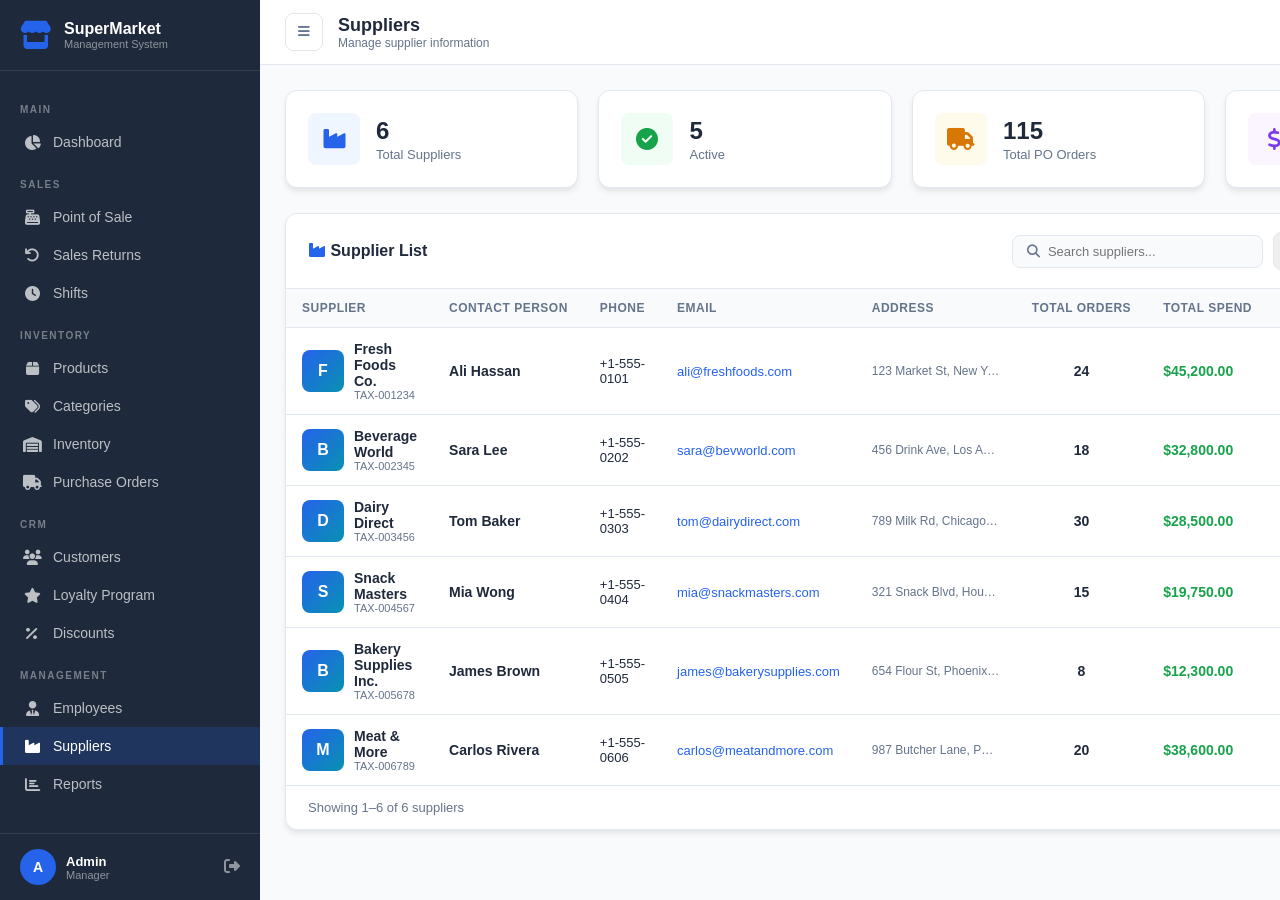
<file: Frontend/pages/suppliers.html>
<!DOCTYPE html>
<html lang="en">
<head>
    <meta charset="UTF-8">
    <meta name="viewport" content="width=device-width, initial-scale=1.0">
    <title>Suppliers - SuperMarket MS</title>
    <link rel="stylesheet" href="../assets/css/style.css">
    <link rel="stylesheet" href="https://cdnjs.cloudflare.com/ajax/libs/font-awesome/6.5.0/css/all.min.css">
</head>
<body>
<div class="app-layout">
    <aside class="sidebar" id="sidebar">
        <div class="sidebar-header">
            <i class="fas fa-store"></i>
            <div><h2>SuperMarket</h2><span>Management System</span></div>
        </div>
        <nav class="sidebar-nav">
            <div class="nav-section-title">Main</div>
            <a href="dashboard.html" class="nav-item"><i class="fas fa-chart-pie"></i> Dashboard</a>
            <div class="nav-section-title">Sales</div>
            <a href="sales.html" class="nav-item"><i class="fas fa-cash-register"></i> Point of Sale</a>
            <a href="sales-return.html" class="nav-item"><i class="fas fa-undo"></i> Sales Returns</a>
            <a href="shifts.html" class="nav-item"><i class="fas fa-clock"></i> Shifts</a>
            <div class="nav-section-title">Inventory</div>
            <a href="products.html" class="nav-item"><i class="fas fa-box"></i> Products</a>
            <a href="categories.html" class="nav-item"><i class="fas fa-tags"></i> Categories</a>
            <a href="inventory.html" class="nav-item"><i class="fas fa-warehouse"></i> Inventory</a>
            <a href="purchase-orders.html" class="nav-item"><i class="fas fa-truck"></i> Purchase Orders</a>
            <div class="nav-section-title">CRM</div>
            <a href="customers.html" class="nav-item"><i class="fas fa-users"></i> Customers</a>
            <a href="loyalty.html" class="nav-item"><i class="fas fa-star"></i> Loyalty Program</a>
            <a href="discounts.html" class="nav-item"><i class="fas fa-percent"></i> Discounts</a>
            <div class="nav-section-title">Management</div>
            <a href="employees.html" class="nav-item"><i class="fas fa-user-tie"></i> Employees</a>
            <a href="suppliers.html" class="nav-item active"><i class="fas fa-industry"></i> Suppliers</a>
            <a href="reports.html" class="nav-item"><i class="fas fa-chart-bar"></i> Reports</a>
        </nav>
        <div class="sidebar-footer">
            <div class="user-info">
                <div class="user-avatar" id="userAvatar">A</div>
                <div>
                    <div class="user-name" id="userName">Admin</div>
                    <div class="user-role" id="userRole">Manager</div>
                </div>
                <button class="btn-logout" onclick="logout()">
                    <i class="fas fa-sign-out-alt"></i>
                </button>
            </div>
        </div>
    </aside>

    <div class="main-content">
        <header class="top-header">
            <button class="icon-btn" id="sidebarToggle"><i class="fas fa-bars"></i></button>
            <div class="header-title">
                <h2>Suppliers</h2>
                <p>Manage supplier information</p>
            </div>
            <div class="header-actions">
                <button class="btn btn-primary" onclick="openAddModal()">
                    <i class="fas fa-plus"></i> Add Supplier
                </button>
                <button class="icon-btn">
                    <i class="fas fa-bell"></i><span class="notif-dot"></span>
                </button>
            </div>
        </header>

        <div class="page-content">

            <!-- STATS -->
            <div class="stats-grid" style="grid-template-columns:repeat(4,1fr);">
                <div class="stat-card">
                    <div class="stat-icon blue"><i class="fas fa-industry"></i></div>
                    <div class="stat-info"><h3 id="statTotal">0</h3><p>Total Suppliers</p></div>
                </div>
                <div class="stat-card">
                    <div class="stat-icon green"><i class="fas fa-check-circle"></i></div>
                    <div class="stat-info"><h3 id="statActive">0</h3><p>Active</p></div>
                </div>
                <div class="stat-card">
                    <div class="stat-icon orange"><i class="fas fa-truck"></i></div>
                    <div class="stat-info"><h3 id="statOrders">0</h3><p>Total PO Orders</p></div>
                </div>
                <div class="stat-card">
                    <div class="stat-icon purple"><i class="fas fa-dollar-sign"></i></div>
                    <div class="stat-info"><h3 id="statSpend">$0</h3><p>Total Spend</p></div>
                </div>
            </div>

            <!-- SUPPLIERS TABLE -->
            <div class="card">
                <div class="card-header">
                    <h3>
                        <i class="fas fa-industry" style="color:var(--primary)"></i>
                        Supplier List
                    </h3>
                    <div class="card-actions">
                        <div class="header-search">
                            <i class="fas fa-search"></i>
                            <input type="text" id="searchInput"
                                placeholder="Search suppliers..." oninput="filterSuppliers()">
                        </div>
                        <select class="form-control form-select" id="statusFilter"
                            onchange="filterSuppliers()" style="width:130px;">
                            <option value="">All Status</option>
                            <option value="1">Active</option>
                            <option value="0">Inactive</option>
                        </select>
                        <button class="btn btn-outline btn-sm" onclick="exportCSV()">
                            <i class="fas fa-download"></i> Export
                        </button>
                    </div>
                </div>
                <div class="table-wrapper">
                    <table>
                        <thead>
                            <tr>
                                <th>Supplier</th>
                                <th>Contact Person</th>
                                <th>Phone</th>
                                <th>Email</th>
                                <th>Address</th>
                                <th>Total Orders</th>
                                <th>Total Spend</th>
                                <th>Status</th>
                                <th>Actions</th>
                            </tr>
                        </thead>
                        <tbody id="suppliersTable">
                            <tr>
                                <td colspan="9" style="text-align:center;padding:40px;">
                                    <i class="fas fa-spinner fa-spin fa-2x"></i>
                                </td>
                            </tr>
                        </tbody>
                    </table>
                </div>
                <div class="pagination">
                    <div class="pagination-info" id="paginationInfo"></div>
                    <div class="pagination-controls" id="paginationControls"></div>
                </div>
            </div>
        </div>
    </div>
</div>

<!-- ADD / EDIT MODAL -->
<div class="modal-overlay" id="supplierModal">
    <div class="modal" style="max-width:600px;">
        <div class="modal-header">
            <h3 id="modalTitle">
                <i class="fas fa-plus"></i> Add Supplier
            </h3>
            <button class="modal-close" onclick="closeModal('supplierModal')">
                <i class="fas fa-times"></i>
            </button>
        </div>
        <div class="modal-body">
            <input type="hidden" id="supplierId">
            <div class="form-grid">
                <div class="form-group full-width">
                    <label>Company Name *</label>
                    <input type="text" class="form-control" id="supName"
                        placeholder="e.g. Fresh Foods Co." required>
                </div>
                <div class="form-group">
                    <label>Contact Person *</label>
                    <input type="text" class="form-control" id="supContact"
                        placeholder="Full name" required>
                </div>
                <div class="form-group">
                    <label>Phone *</label>
                    <input type="text" class="form-control" id="supPhone"
                        placeholder="+1-555-0000">
                </div>
                <div class="form-group">
                    <label>Email</label>
                    <input type="email" class="form-control" id="supEmail"
                        placeholder="supplier@email.com">
                </div>
                <div class="form-group">
                    <label>Tax ID / Registration</label>
                    <input type="text" class="form-control" id="supTaxId"
                        placeholder="Tax ID number">
                </div>
                <div class="form-group full-width">
                    <label>Address</label>
                    <textarea class="form-control" id="supAddress" rows="2"
                        placeholder="Full address..."></textarea>
                </div>
                <div class="form-group">
                    <label>Payment Terms</label>
                    <select class="form-control form-select" id="supPayTerms">
                        <option value="Net 7">Net 7 days</option>
                        <option value="Net 15">Net 15 days</option>
                        <option value="Net 30">Net 30 days</option>
                        <option value="Net 60">Net 60 days</option>
                        <option value="COD">Cash on Delivery</option>
                        <option value="Prepaid">Prepaid</option>
                    </select>
                </div>
                <div class="form-group">
                    <label>Status</label>
                    <select class="form-control form-select" id="supStatus">
                        <option value="1">Active</option>
                        <option value="0">Inactive</option>
                    </select>
                </div>
                <div class="form-group full-width">
                    <label>Notes</label>
                    <textarea class="form-control" id="supNotes" rows="2"
                        placeholder="Additional notes..."></textarea>
                </div>
            </div>
        </div>
        <div class="modal-footer">
            <button class="btn btn-outline" onclick="closeModal('supplierModal')">Cancel</button>
            <button class="btn btn-primary" onclick="saveSupplier()">
                <i class="fas fa-save"></i> Save Supplier
            </button>
        </div>
    </div>
</div>

<!-- VIEW SUPPLIER MODAL -->
<div class="modal-overlay" id="viewSupplierModal">
    <div class="modal" style="max-width:520px;">
        <div class="modal-header">
            <h3><i class="fas fa-industry"></i> Supplier Profile</h3>
            <button class="modal-close" onclick="closeModal('viewSupplierModal')">
                <i class="fas fa-times"></i>
            </button>
        </div>
        <div class="modal-body" id="viewSupplierBody"></div>
        <div class="modal-footer" id="viewSupplierFooter"></div>
    </div>
</div>

<!-- DELETE MODAL -->
<div class="modal-overlay" id="deleteModal">
    <div class="modal" style="max-width:420px;">
        <div class="modal-header">
            <h3><i class="fas fa-trash" style="color:var(--danger)"></i> Delete Supplier</h3>
            <button class="modal-close" onclick="closeModal('deleteModal')">
                <i class="fas fa-times"></i>
            </button>
        </div>
        <div class="modal-body" style="text-align:center;padding:30px;">
            <i class="fas fa-exclamation-triangle"
                style="font-size:48px;color:var(--warning);margin-bottom:15px;display:block;"></i>
            <h4>Are you sure?</h4>
            <p style="color:var(--secondary);margin-top:8px;">
                Delete supplier <strong id="deleteSupName"></strong>?
                This cannot be undone.
            </p>
        </div>
        <div class="modal-footer">
            <button class="btn btn-outline" onclick="closeModal('deleteModal')">Cancel</button>
            <button class="btn btn-danger" onclick="confirmDelete()">
                <i class="fas fa-trash"></i> Delete
            </button>
        </div>
    </div>
</div>

<div class="toast-container" id="toastContainer"></div>
<script src="../assets/js/api.js"></script>
<script src="../assets/js/suppliers.js"></script>
</body>
</html>
</file>
<file: Frontend/assets/css/style.css>
/* ===== GLOBAL RESET & VARIABLES ===== */
* {
    margin: 0;
    padding: 0;
    box-sizing: border-box;
}

:root {
    --primary: #2563eb;
    --primary-dark: #1d4ed8;
    --primary-light: #eff6ff;
    --secondary: #64748b;
    --success: #16a34a;
    --danger: #dc2626;
    --warning: #d97706;
    --info: #0891b2;
    --dark: #1e293b;
    --light: #f8fafc;
    --white: #ffffff;
    --border: #e2e8f0;
    --shadow: 0 4px 6px -1px rgba(0,0,0,0.1);
    --shadow-lg: 0 10px 15px -3px rgba(0,0,0,0.1);
    --radius: 8px;
    --radius-lg: 12px;
    --sidebar-width: 260px;
    --header-height: 65px;
    --font: 'Segoe UI', Tahoma, Geneva, Verdana, sans-serif;
}

body {
    font-family: var(--font);
    background: var(--light);
    color: var(--dark);
}

/* ===== LOGIN PAGE ===== */
.login-body {
    min-height: 100vh;
    background: linear-gradient(135deg, #1e3a8a 0%, #2563eb 50%, #0891b2 100%);
    display: flex;
    align-items: center;
    justify-content: center;
}

.login-container {
    background: var(--white);
    border-radius: var(--radius-lg);
    padding: 40px;
    width: 100%;
    max-width: 420px;
    box-shadow: var(--shadow-lg);
}

.login-logo {
    text-align: center;
    margin-bottom: 30px;
}

.login-logo i {
    font-size: 48px;
    color: var(--primary);
    margin-bottom: 10px;
    display: block;
}

.login-logo h1 {
    font-size: 24px;
    color: var(--dark);
    font-weight: 700;
}

.login-logo p {
    color: var(--secondary);
    font-size: 14px;
}

.form-group {
    margin-bottom: 20px;
}

.form-group label {
    display: block;
    margin-bottom: 6px;
    font-weight: 600;
    font-size: 14px;
    color: var(--dark);
}

.input-icon {
    position: relative;
    display: flex;
    align-items: center;
}

.input-icon > i:first-child {
    position: absolute;
    left: 12px;
    color: var(--secondary);
    font-size: 14px;
}

.input-icon input {
    width: 100%;
    padding: 12px 40px 12px 38px;
    border: 2px solid var(--border);
    border-radius: var(--radius);
    font-size: 14px;
    transition: border-color 0.3s;
    outline: none;
}

.input-icon input:focus {
    border-color: var(--primary);
}

.toggle-pass {
    position: absolute;
    right: 12px;
    cursor: pointer;
    color: var(--secondary);
    font-size: 14px;
}

.form-options {
    display: flex;
    justify-content: space-between;
    align-items: center;
    margin-bottom: 20px;
    font-size: 13px;
}

.remember-me {
    display: flex;
    align-items: center;
    gap: 6px;
    cursor: pointer;
    color: var(--secondary);
}

.forgot-pass {
    color: var(--primary);
    text-decoration: none;
    font-weight: 600;
}

.btn-login {
    width: 100%;
    padding: 13px;
    background: var(--primary);
    color: white;
    border: none;
    border-radius: var(--radius);
    font-size: 15px;
    font-weight: 600;
    cursor: pointer;
    display: flex;
    align-items: center;
    justify-content: center;
    gap: 8px;
    transition: background 0.3s, transform 0.1s;
}

.btn-login:hover {
    background: var(--primary-dark);
}

.btn-login:active {
    transform: scale(0.98);
}

.login-error {
    margin-top: 15px;
    padding: 10px 14px;
    background: #fef2f2;
    border: 1px solid #fecaca;
    border-radius: var(--radius);
    color: var(--danger);
    font-size: 13px;
    display: flex;
    align-items: center;
    gap: 8px;
}

/* ===== DASHBOARD LAYOUT ===== */
.app-layout {
    display: flex;
    min-height: 100vh;
}

/* ===== SIDEBAR ===== */
.sidebar {
    width: var(--sidebar-width);
    background: var(--dark);
    color: white;
    position: fixed;
    top: 0;
    left: 0;
    height: 100vh;
    overflow-y: auto;
    transition: transform 0.3s;
    z-index: 1000;
    display: flex;
    flex-direction: column;
}

.sidebar-header {
    padding: 20px;
    border-bottom: 1px solid rgba(255,255,255,0.1);
    display: flex;
    align-items: center;
    gap: 12px;
}

.sidebar-header i {
    font-size: 28px;
    color: var(--primary);
}

.sidebar-header h2 {
    font-size: 16px;
    font-weight: 700;
}

.sidebar-header span {
    font-size: 11px;
    color: rgba(255,255,255,0.5);
    display: block;
}

.sidebar-nav {
    padding: 15px 0;
    flex: 1;
}

.nav-section-title {
    padding: 8px 20px;
    font-size: 10px;
    text-transform: uppercase;
    letter-spacing: 1.5px;
    color: rgba(255,255,255,0.4);
    font-weight: 600;
    margin-top: 10px;
}

.nav-item {
    display: flex;
    align-items: center;
    gap: 12px;
    padding: 11px 20px;
    color: rgba(255,255,255,0.7);
    text-decoration: none;
    font-size: 14px;
    transition: all 0.2s;
    border-left: 3px solid transparent;
}

.nav-item:hover {
    background: rgba(255,255,255,0.08);
    color: white;
}

.nav-item.active {
    background: rgba(37,99,235,0.2);
    color: white;
    border-left-color: var(--primary);
}

.nav-item i {
    width: 18px;
    text-align: center;
    font-size: 15px;
}

.nav-badge {
    margin-left: auto;
    background: var(--danger);
    color: white;
    font-size: 10px;
    padding: 2px 7px;
    border-radius: 20px;
    font-weight: 600;
}

.sidebar-footer {
    padding: 15px 20px;
    border-top: 1px solid rgba(255,255,255,0.1);
}

.user-info {
    display: flex;
    align-items: center;
    gap: 10px;
}

.user-avatar {
    width: 36px;
    height: 36px;
    background: var(--primary);
    border-radius: 50%;
    display: flex;
    align-items: center;
    justify-content: center;
    font-weight: 700;
    font-size: 14px;
}

.user-name {
    font-size: 13px;
    font-weight: 600;
}

.user-role {
    font-size: 11px;
    color: rgba(255,255,255,0.5);
}

.btn-logout {
    margin-left: auto;
    background: none;
    border: none;
    color: rgba(255,255,255,0.5);
    cursor: pointer;
    font-size: 16px;
    transition: color 0.2s;
}

.btn-logout:hover {
    color: var(--danger);
}

/* ===== MAIN CONTENT ===== */
.main-content {
    margin-left: var(--sidebar-width);
    flex: 1;
    display: flex;
    flex-direction: column;
}

/* ===== TOP HEADER ===== */
.top-header {
    height: var(--header-height);
    background: var(--white);
    border-bottom: 1px solid var(--border);
    display: flex;
    align-items: center;
    padding: 0 25px;
    position: sticky;
    top: 0;
    z-index: 100;
    gap: 15px;
}

.header-title h2 {
    font-size: 18px;
    font-weight: 700;
}

.header-title p {
    font-size: 12px;
    color: var(--secondary);
}

.header-actions {
    margin-left: auto;
    display: flex;
    align-items: center;
    gap: 12px;
}

.header-search {
    display: flex;
    align-items: center;
    background: var(--light);
    border: 1px solid var(--border);
    border-radius: var(--radius);
    padding: 8px 14px;
    gap: 8px;
}

.header-search input {
    border: none;
    background: none;
    outline: none;
    font-size: 13px;
    width: 200px;
}

.header-search i {
    color: var(--secondary);
    font-size: 13px;
}

.icon-btn {
    width: 38px;
    height: 38px;
    border-radius: var(--radius);
    border: 1px solid var(--border);
    background: var(--white);
    display: flex;
    align-items: center;
    justify-content: center;
    cursor: pointer;
    color: var(--secondary);
    position: relative;
    transition: all 0.2s;
}

.icon-btn:hover {
    background: var(--primary-light);
    color: var(--primary);
    border-color: var(--primary);
}

.notif-dot {
    position: absolute;
    top: 6px;
    right: 6px;
    width: 8px;
    height: 8px;
    background: var(--danger);
    border-radius: 50%;
    border: 2px solid white;
}

/* ===== PAGE CONTENT ===== */
.page-content {
    padding: 25px;
    flex: 1;
}

/* ===== STAT CARDS ===== */
.stats-grid {
    display: grid;
    grid-template-columns: repeat(auto-fit, minmax(220px, 1fr));
    gap: 20px;
    margin-bottom: 25px;
}

.stat-card {
    background: var(--white);
    border-radius: var(--radius-lg);
    padding: 22px;
    display: flex;
    align-items: center;
    gap: 16px;
    box-shadow: var(--shadow);
    border: 1px solid var(--border);
    transition: transform 0.2s;
}

.stat-card:hover {
    transform: translateY(-2px);
}

.stat-icon {
    width: 52px;
    height: 52px;
    border-radius: var(--radius);
    display: flex;
    align-items: center;
    justify-content: center;
    font-size: 22px;
}

.stat-icon.blue { background: #eff6ff; color: var(--primary); }
.stat-icon.green { background: #f0fdf4; color: var(--success); }
.stat-icon.orange { background: #fffbeb; color: var(--warning); }
.stat-icon.red { background: #fef2f2; color: var(--danger); }
.stat-icon.purple { background: #faf5ff; color: #7c3aed; }
.stat-icon.cyan { background: #ecfeff; color: var(--info); }

.stat-info h3 {
    font-size: 24px;
    font-weight: 700;
    color: var(--dark);
}

.stat-info p {
    font-size: 13px;
    color: var(--secondary);
    margin-top: 2px;
}

.stat-change {
    font-size: 12px;
    font-weight: 600;
    margin-top: 4px;
}

.stat-change.up { color: var(--success); }
.stat-change.down { color: var(--danger); }

/* ===== DATA TABLE ===== */
.card {
    background: var(--white);
    border-radius: var(--radius-lg);
    border: 1px solid var(--border);
    box-shadow: var(--shadow);
    overflow: hidden;
}

.card-header {
    padding: 18px 22px;
    border-bottom: 1px solid var(--border);
    display: flex;
    align-items: center;
    justify-content: space-between;
    flex-wrap: wrap;
    gap: 12px;
}

.card-header h3 {
    font-size: 16px;
    font-weight: 700;
}

.card-actions {
    display: flex;
    gap: 10px;
    align-items: center;
    flex-wrap: wrap;
}

.table-wrapper {
    overflow-x: auto;
}

table {
    width: 100%;
    border-collapse: collapse;
    font-size: 14px;
}

thead th {
    background: var(--light);
    padding: 12px 16px;
    text-align: left;
    font-weight: 600;
    font-size: 12px;
    text-transform: uppercase;
    letter-spacing: 0.5px;
    color: var(--secondary);
    border-bottom: 1px solid var(--border);
    white-space: nowrap;
}

tbody td {
    padding: 13px 16px;
    border-bottom: 1px solid var(--border);
    color: var(--dark);
}

tbody tr:last-child td {
    border-bottom: none;
}

tbody tr:hover {
    background: var(--light);
}

/* ===== BUTTONS ===== */
.btn {
    padding: 9px 18px;
    border-radius: var(--radius);
    border: none;
    font-size: 13px;
    font-weight: 600;
    cursor: pointer;
    display: inline-flex;
    align-items: center;
    gap: 7px;
    transition: all 0.2s;
    text-decoration: none;
}

.btn-primary { background: var(--primary); color: white; }
.btn-primary:hover { background: var(--primary-dark); }
.btn-success { background: var(--success); color: white; }
.btn-danger { background: var(--danger); color: white; }
.btn-warning { background: var(--warning); color: white; }
.btn-secondary { background: var(--secondary); color: white; }
.btn-outline {
    background: transparent;
    border: 1px solid var(--border);
    color: var(--dark);
}
.btn-outline:hover { background: var(--light); }
.btn-sm { padding: 6px 12px; font-size: 12px; }

/* ===== BADGES ===== */
.badge {
    padding: 3px 10px;
    border-radius: 20px;
    font-size: 11px;
    font-weight: 600;
    display: inline-block;
}

.badge-success { background: #dcfce7; color: var(--success); }
.badge-danger { background: #fee2e2; color: var(--danger); }
.badge-warning { background: #fef3c7; color: var(--warning); }
.badge-info { background: #e0f2fe; color: var(--info); }
.badge-secondary { background: #f1f5f9; color: var(--secondary); }
.badge-primary { background: #eff6ff; color: var(--primary); }

/* ===== FORMS ===== */
.form-control {
    width: 100%;
    padding: 10px 14px;
    border: 1px solid var(--border);
    border-radius: var(--radius);
    font-size: 14px;
    outline: none;
    transition: border-color 0.2s;
    font-family: var(--font);
}

.form-control:focus {
    border-color: var(--primary);
    box-shadow: 0 0 0 3px rgba(37,99,235,0.1);
}

.form-select {
    appearance: none;
    background-image: url("data:image/svg+xml,%3Csvg xmlns='http://www.w3.org/2000/svg' width='12' height='12' viewBox='0 0 12 12'%3E%3Cpath fill='%2364748b' d='M6 8L1 3h10z'/%3E%3C/svg%3E");
    background-repeat: no-repeat;
    background-position: right 12px center;
    padding-right: 36px;
}

/* ===== MODAL ===== */
.modal-overlay {
    position: fixed;
    inset: 0;
    background: rgba(0,0,0,0.5);
    z-index: 2000;
    display: flex;
    align-items: center;
    justify-content: center;
    padding: 20px;
    opacity: 0;
    visibility: hidden;
    transition: all 0.3s;
}

.modal-overlay.active {
    opacity: 1;
    visibility: visible;
}

.modal {
    background: var(--white);
    border-radius: var(--radius-lg);
    width: 100%;
    max-width: 550px;
    max-height: 90vh;
    overflow-y: auto;
    transform: scale(0.9);
    transition: transform 0.3s;
}

.modal-overlay.active .modal {
    transform: scale(1);
}

.modal-header {
    padding: 20px 24px;
    border-bottom: 1px solid var(--border);
    display: flex;
    align-items: center;
    justify-content: space-between;
}

.modal-header h3 {
    font-size: 17px;
    font-weight: 700;
}

.modal-close {
    background: none;
    border: none;
    font-size: 20px;
    cursor: pointer;
    color: var(--secondary);
    transition: color 0.2s;
}

.modal-close:hover { color: var(--danger); }

.modal-body {
    padding: 24px;
}

.modal-footer {
    padding: 16px 24px;
    border-top: 1px solid var(--border);
    display: flex;
    justify-content: flex-end;
    gap: 10px;
}

/* ===== GRID FORM ===== */
.form-grid {
    display: grid;
    grid-template-columns: 1fr 1fr;
    gap: 16px;
}

.form-grid .full-width {
    grid-column: 1 / -1;
}

/* ===== PAGINATION ===== */
.pagination {
    display: flex;
    align-items: center;
    justify-content: space-between;
    padding: 14px 22px;
    border-top: 1px solid var(--border);
    font-size: 13px;
}

.pagination-info {
    color: var(--secondary);
}

.pagination-controls {
    display: flex;
    gap: 5px;
}

.page-btn {
    width: 32px;
    height: 32px;
    border: 1px solid var(--border);
    background: var(--white);
    border-radius: var(--radius);
    cursor: pointer;
    display: flex;
    align-items: center;
    justify-content: center;
    font-size: 13px;
    transition: all 0.2s;
}

.page-btn:hover, .page-btn.active {
    background: var(--primary);
    color: white;
    border-color: var(--primary);
}

/* ===== TOAST NOTIFICATIONS ===== */
.toast-container {
    position: fixed;
    top: 20px;
    right: 20px;
    z-index: 9999;
    display: flex;
    flex-direction: column;
    gap: 10px;
}

.toast {
    background: var(--white);
    border-radius: var(--radius);
    padding: 14px 18px;
    box-shadow: var(--shadow-lg);
    display: flex;
    align-items: center;
    gap: 12px;
    min-width: 280px;
    border-left: 4px solid;
    animation: slideIn 0.3s ease;
}

.toast.success { border-color: var(--success); }
.toast.error { border-color: var(--danger); }
.toast.warning { border-color: var(--warning); }
.toast.info { border-color: var(--info); }

.toast i { font-size: 18px; }
.toast.success i { color: var(--success); }
.toast.error i { color: var(--danger); }
.toast.warning i { color: var(--warning); }
.toast.info i { color: var(--info); }

.toast-msg { font-size: 13px; font-weight: 500; flex: 1; }

@keyframes slideIn {
    from { transform: translateX(100%); opacity: 0; }
    to { transform: translateX(0); opacity: 1; }
}

/* ===== RESPONSIVE ===== */
@media (max-width: 768px) {
    .sidebar {
        transform: translateX(-100%);
    }
    .sidebar.open {
        transform: translateX(0);
    }
    .main-content {
        margin-left: 0;
    }
    .form-grid {
        grid-template-columns: 1fr;
    }
    .stats-grid {
        grid-template-columns: 1fr 1fr;
    }
}
</file>
<file: Frontend/assets/css/pos.css>
/* ===== POS LAYOUT ===== */
.pos-layout {
    display: grid;
    grid-template-columns: 1fr 380px;
    gap: 15px;
    height: calc(100vh - var(--header-height) - 30px);
}

/* ===== PRODUCTS PANEL ===== */
.pos-products-panel {
    display: flex;
    flex-direction: column;
    gap: 12px;
    overflow: hidden;
}

.pos-scanner {
    background: var(--white);
    border-radius: var(--radius);
    padding: 12px;
    border: 1px solid var(--border);
}

.scanner-input-wrap {
    display: flex;
    align-items: center;
    gap: 10px;
    background: var(--light);
    border: 2px solid var(--border);
    border-radius: var(--radius);
    padding: 10px 14px;
    transition: border-color 0.2s;
}

.scanner-input-wrap:focus-within {
    border-color: var(--primary);
}

.scanner-input-wrap i {
    color: var(--secondary);
    font-size: 18px;
}

.scanner-input-wrap input {
    flex: 1;
    border: none;
    background: none;
    outline: none;
    font-size: 14px;
}

.scanner-input-wrap button {
    background: var(--primary);
    color: white;
    border: none;
    border-radius: 6px;
    padding: 6px 14px;
    cursor: pointer;
    font-size: 13px;
}

/* ===== CATEGORY TABS ===== */
.pos-category-tabs {
    display: flex;
    gap: 8px;
    overflow-x: auto;
    padding-bottom: 4px;
    flex-shrink: 0;
}

.pos-category-tabs::-webkit-scrollbar { height: 3px; }
.pos-category-tabs::-webkit-scrollbar-thumb { background: var(--border); border-radius: 3px; }

.cat-tab {
    padding: 7px 16px;
    border-radius: 20px;
    border: 1px solid var(--border);
    background: var(--white);
    font-size: 13px;
    cursor: pointer;
    white-space: nowrap;
    transition: all 0.2s;
    font-weight: 500;
}

.cat-tab:hover { background: var(--primary-light); border-color: var(--primary); color: var(--primary); }
.cat-tab.active { background: var(--primary); color: white; border-color: var(--primary); }

/* ===== PRODUCTS GRID ===== */
.pos-products-grid {
    display: grid;
    grid-template-columns: repeat(auto-fill, minmax(150px, 1fr));
    gap: 12px;
    overflow-y: auto;
    padding-right: 4px;
}

.pos-products-grid::-webkit-scrollbar { width: 4px; }
.pos-products-grid::-webkit-scrollbar-thumb { background: var(--border); border-radius: 4px; }

.product-card {
    background: var(--white);
    border: 1px solid var(--border);
    border-radius: var(--radius);
    padding: 14px;
    cursor: pointer;
    transition: all 0.2s;
    text-align: center;
    position: relative;
    overflow: hidden;
}

.product-card:hover {
    border-color: var(--primary);
    box-shadow: 0 4px 12px rgba(37,99,235,0.15);
    transform: translateY(-2px);
}

.product-card:active { transform: scale(0.97); }

.product-card-icon {
    width: 50px;
    height: 50px;
    background: var(--primary-light);
    border-radius: var(--radius);
    display: flex;
    align-items: center;
    justify-content: center;
    margin: 0 auto 10px;
    font-size: 22px;
    color: var(--primary);
}

.product-card-name {
    font-size: 13px;
    font-weight: 600;
    color: var(--dark);
    margin-bottom: 4px;
    line-height: 1.3;
    display: -webkit-box;
    line-clamp: 2;
    -webkit-line-clamp: 2;
    -webkit-box-orient: vertical;
    overflow: hidden;
}

.product-card-price {
    font-size: 15px;
    font-weight: 700;
    color: var(--primary);
}

.product-card-unit {
    font-size: 11px;
    color: var(--secondary);
}

.product-card-add {
    position: absolute;
    top: 8px;
    right: 8px;
    width: 22px;
    height: 22px;
    background: var(--primary);
    color: white;
    border-radius: 50%;
    display: flex;
    align-items: center;
    justify-content: center;
    font-size: 12px;
    opacity: 0;
    transition: opacity 0.2s;
}

.product-card:hover .product-card-add { opacity: 1; }

/* ===== CART PANEL ===== */
.pos-cart-panel {
    background: var(--white);
    border-radius: var(--radius-lg);
    border: 1px solid var(--border);
    display: flex;
    flex-direction: column;
    overflow: hidden;
}

.cart-customer {
    padding: 12px;
    border-bottom: 1px solid var(--border);
}

.cart-header {
    display: flex;
    align-items: center;
    justify-content: space-between;
    padding: 10px 14px;
    background: var(--light);
    border-bottom: 1px solid var(--border);
    font-size: 13px;
    font-weight: 600;
}

.cart-items-wrap {
    flex: 1;
    display: flex;
    flex-direction: column;
    overflow: hidden;
}

.cart-items {
    flex: 1;
    overflow-y: auto;
    padding: 8px;
}

.cart-items::-webkit-scrollbar { width: 3px; }
.cart-items::-webkit-scrollbar-thumb { background: var(--border); }

.cart-empty {
    display: flex;
    flex-direction: column;
    align-items: center;
    justify-content: center;
    height: 100%;
    color: var(--secondary);
    padding: 30px;
    text-align: center;
}

.cart-empty i { font-size: 40px; margin-bottom: 10px; opacity: 0.3; }
.cart-empty p { font-weight: 600; margin-bottom: 4px; }
.cart-empty span { font-size: 12px; }

.cart-item {
    display: flex;
    align-items: center;
    gap: 10px;
    padding: 10px;
    border-radius: var(--radius);
    border: 1px solid var(--border);
    margin-bottom: 8px;
    background: var(--white);
    transition: background 0.2s;
}

.cart-item:hover { background: var(--light); }

.cart-item-info { flex: 1; min-width: 0; }

.cart-item-name {
    font-size: 13px;
    font-weight: 600;
    white-space: nowrap;
    overflow: hidden;
    text-overflow: ellipsis;
}

.cart-item-price {
    font-size: 12px;
    color: var(--secondary);
}

.cart-item-qty {
    display: flex;
    align-items: center;
    gap: 6px;
}

.qty-btn {
    width: 26px;
    height: 26px;
    border-radius: 6px;
    border: 1px solid var(--border);
    background: var(--white);
    cursor: pointer;
    display: flex;
    align-items: center;
    justify-content: center;
    font-size: 13px;
    font-weight: 700;
    transition: all 0.2s;
}

.qty-btn:hover { background: var(--primary); color: white; border-color: var(--primary); }

.qty-input {
    width: 40px;
    text-align: center;
    border: 1px solid var(--border);
    border-radius: 6px;
    padding: 3px;
    font-size: 13px;
    font-weight: 600;
}

.cart-item-total {
    font-size: 14px;
    font-weight: 700;
    color: var(--primary);
    min-width: 55px;
    text-align: right;
}

.cart-item-remove {
    background: none;
    border: none;
    color: var(--secondary);
    cursor: pointer;
    font-size: 14px;
    padding: 4px;
    transition: color 0.2s;
}

.cart-item-remove:hover { color: var(--danger); }

/* ===== CART TOTALS ===== */
.cart-totals {
    padding: 12px 14px;
    border-top: 1px solid var(--border);
    background: var(--light);
}

.total-row {
    display: flex;
    justify-content: space-between;
    align-items: center;
    padding: 5px 0;
    font-size: 13px;
    color: var(--secondary);
}

.total-row.grand {
    font-size: 16px;
    font-weight: 700;
    color: var(--dark);
    border-top: 2px solid var(--border);
    margin-top: 6px;
    padding-top: 10px;
}

/* ===== PAYMENT METHODS ===== */
.payment-methods {
    padding: 12px 14px;
    border-top: 1px solid var(--border);
}

.pay-methods-grid {
    display: grid;
    grid-template-columns: 1fr 1fr;
    gap: 8px;
}

.pay-method {
    padding: 9px;
    border: 2px solid var(--border);
    border-radius: var(--radius);
    background: var(--white);
    cursor: pointer;
    font-size: 12px;
    font-weight: 600;
    display: flex;
    align-items: center;
    justify-content: center;
    gap: 6px;
    transition: all 0.2s;
    color: var(--secondary);
}

.pay-method:hover { border-color: var(--primary); color: var(--primary); }
.pay-method.active { border-color: var(--primary); background: var(--primary-light); color: var(--primary); }

/* ===== CASH TENDERED ===== */
.cash-tendered {
    padding: 10px 14px;
    border-top: 1px solid var(--border);
    display: flex;
    flex-direction: column;
    gap: 8px;
}

.change-display {
    font-size: 13px;
    color: var(--secondary);
    text-align: right;
}

.change-display strong { color: var(--success); font-size: 15px; }

.quick-cash {
    display: flex;
    gap: 6px;
    flex-wrap: wrap;
}

.quick-cash button {
    padding: 5px 10px;
    border: 1px solid var(--border);
    border-radius: 6px;
    background: var(--white);
    cursor: pointer;
    font-size: 12px;
    font-weight: 600;
    transition: all 0.2s;
}

.quick-cash button:hover { background: var(--primary); color: white; border-color: var(--primary); }

/* ===== CHECKOUT BUTTON ===== */
.btn-checkout {
    margin: 12px;
    padding: 14px;
    background: linear-gradient(135deg, var(--success), #15803d);
    color: white;
    border: none;
    border-radius: var(--radius);
    font-size: 15px;
    font-weight: 700;
    cursor: pointer;
    display: flex;
    align-items: center;
    justify-content: center;
    gap: 10px;
    transition: all 0.2s;
    box-shadow: 0 4px 12px rgba(22,163,74,0.3);
}

.btn-checkout:hover { transform: translateY(-1px); box-shadow: 0 6px 16px rgba(22,163,74,0.4); }
.btn-checkout:active { transform: scale(0.98); }

/* ===== RECEIPT ===== */
.receipt {
    font-family: 'Courier New', monospace;
    font-size: 13px;
    line-height: 1.6;
}

.receipt-divider {
    border: none;
    border-top: 1px dashed var(--border);
    margin: 10px 0;
}
</file>
